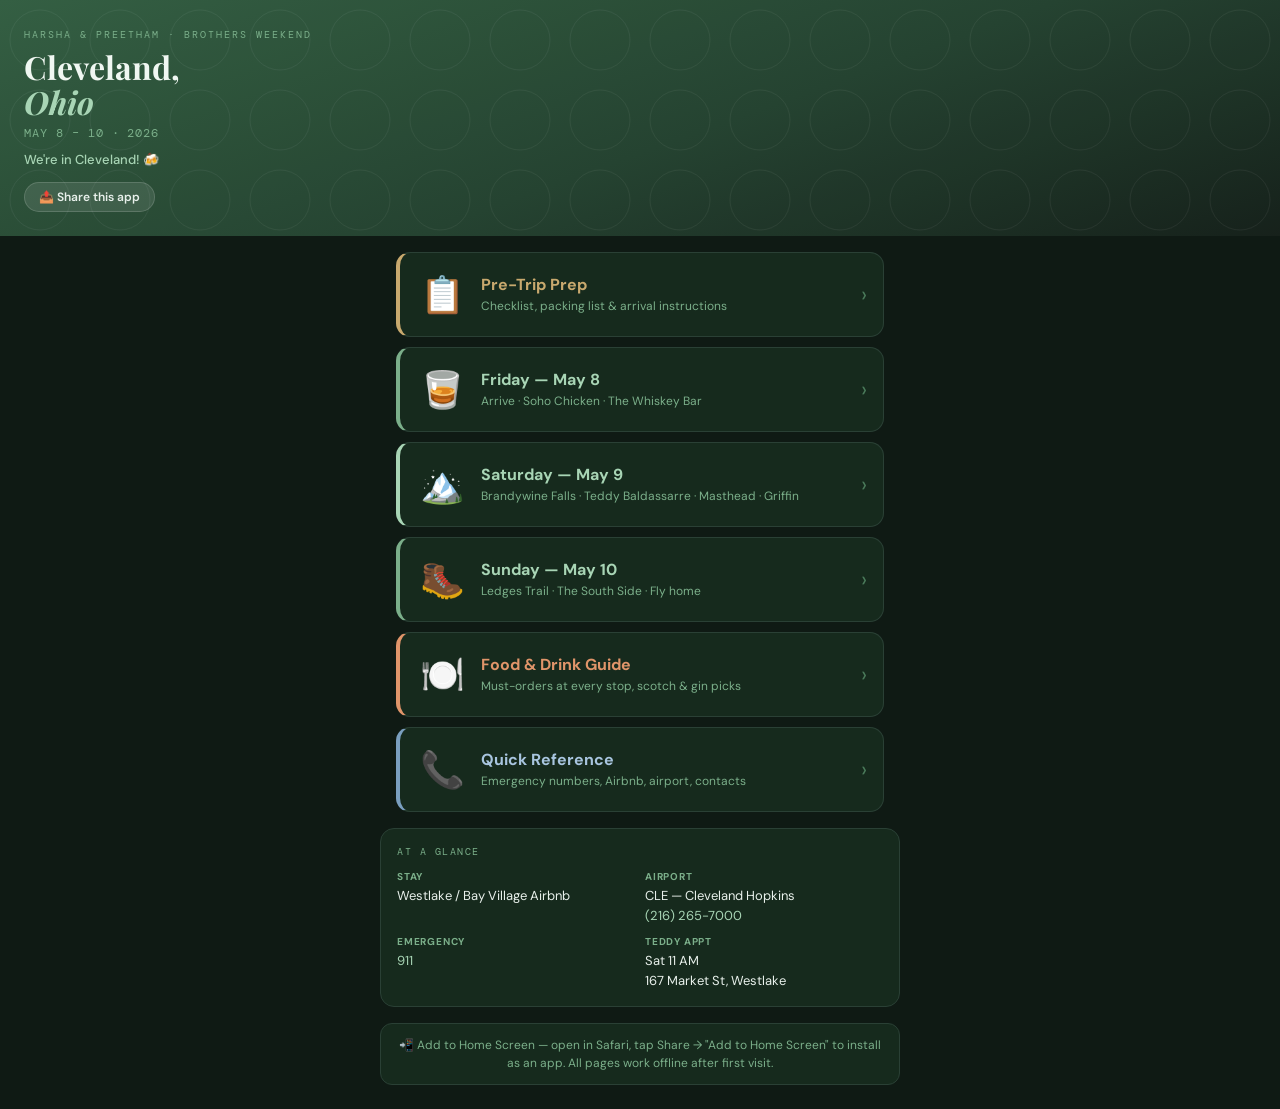
<file: index.html>
<!DOCTYPE html>
<html lang="en">
<head>
<meta charset="UTF-8">
<meta name="viewport" content="width=device-width, initial-scale=1.0, viewport-fit=cover">
<title>CLE Trip 2026</title>
<link rel="manifest" href="manifest.json">
<meta name="theme-color" content="#2D5A3D">
<meta name="apple-mobile-web-app-capable" content="yes">
<meta name="apple-mobile-web-app-status-bar-style" content="black-translucent">
<meta name="apple-mobile-web-app-title" content="CLE Trip">
<link rel="apple-touch-icon" href="icon-192.png">
<link rel="preconnect" href="https://fonts.googleapis.com">
<link rel="preconnect" href="https://fonts.gstatic.com" crossorigin>
<link href="https://fonts.googleapis.com/css2?family=Playfair+Display:ital,wght@0,700;1,400&family=DM+Sans:wght@400;500;600&family=DM+Mono:wght@400;500&display=swap" rel="stylesheet">
<style>
* { box-sizing: border-box; margin: 0; padding: 0; -webkit-tap-highlight-color: transparent; }
body { font-family: 'DM Sans', sans-serif; background: #0F1A14; color: #E8F0EB; min-height: 100vh; display: flex; flex-direction: column; padding-bottom: env(safe-area-inset-bottom, 24px); }

/* HERO */
.hero {
  background: linear-gradient(160deg, #2D5A3D 0%, #1E3D2A 55%, #0F1A14 100%);
  padding: 28px 24px 24px;
  padding-top: max(28px, calc(20px + env(safe-area-inset-top)));
  position: relative; overflow: hidden;
}
.hero::before {
  content: '';
  position: absolute; inset: 0;
  background: url("data:image/svg+xml,%3Csvg width='80' height='80' viewBox='0 0 80 80' xmlns='http://www.w3.org/2000/svg'%3E%3Cg fill='%23ffffff' fill-opacity='0.03'%3E%3Cpath d='M0 0h80v80H0z'/%3E%3Ccircle cx='40' cy='40' r='30' fill='none' stroke='%23ffffff' stroke-opacity='0.05' stroke-width='1'/%3E%3C/g%3E%3C/svg%3E");
}

.hero-label { font-family: 'DM Mono', monospace; font-size: 10px; letter-spacing: 0.2em; text-transform: uppercase; color: #7BAF8A; margin-bottom: 8px; position: relative; }
.hero-title { font-family: 'Playfair Display', serif; font-size: 32px; font-weight: 700; line-height: 1.1; color: #F0F7F2; position: relative; }
.hero-title em { font-style: italic; color: #A8D5B5; }
.hero-dates { font-family: 'DM Mono', monospace; font-size: 12px; color: #7BAF8A; margin-top: 6px; position: relative; letter-spacing: 0.08em; }

/* COUNTDOWN */
.countdown { display: flex; align-items: center; gap: 8px; margin-top: 20px; position: relative; }
.cd-unit { display: flex; flex-direction: column; align-items: center; }
.cd-num {
  font-family: 'Playfair Display', serif; font-size: 32px; font-weight: 700;
  background: rgba(255,255,255,0.08); border: 1px solid rgba(255,255,255,0.1);
  border-radius: 10px; padding: 6px 10px; min-width: 52px; text-align: center;
  color: #F0F7F2; line-height: 1;
}
.cd-label { font-family: 'DM Mono', monospace; font-size: 9px; letter-spacing: 0.15em; text-transform: uppercase; color: #7BAF8A; margin-top: 5px; }
.cd-sep { font-size: 24px; color: rgba(255,255,255,0.2); padding-bottom: 18px; }
.cd-msg { font-size: 13px; color: #A8D5B5; margin-top: 10px; font-weight: 500; position: relative; }

.share-btn {
  display: inline-flex; align-items: center; gap: 5px;
  background: rgba(255,255,255,0.1); border: 1px solid rgba(255,255,255,0.15);
  border-radius: 20px; padding: 6px 14px; color: #E8F0EB; font-size: 12px;
  font-weight: 600; cursor: pointer; font-family: 'DM Sans', sans-serif;
  margin-top: 14px; position: relative;
}

/* CARDS */
.cards { padding: 16px 16px 8px; display: flex; flex-direction: column; gap: 10px; max-width: 520px; margin: 0 auto; width: 100%; }

.card {
  border-radius: 14px; padding: 18px 44px 18px 20px;
  text-decoration: none; display: flex; align-items: center; gap: 16px;
  position: relative; overflow: hidden; transition: transform 0.15s, opacity 0.15s;
  background: #162A1D; border: 1px solid #2A4035;
}
.card:active { transform: scale(0.98); opacity: 0.9; }
.card::after { content: '›'; position: absolute; right: 16px; font-size: 22px; color: #4A7A5A; }
.card-icon { font-size: 36px; flex-shrink: 0; }
.card-title { font-size: 16px; font-weight: 700; color: #F0F7F2; margin-bottom: 3px; }
.card-sub { font-size: 12px; color: #7BAF8A; line-height: 1.4; }

.card-prep  { border-left: 4px solid #C8A96E; }
.card-prep .card-title { color: #C8A96E; }

.card-day1  { border-left: 4px solid #7BAF8A; }
.card-day1 .card-title { color: #A8D5B5; }

.card-day2  { border-left: 4px solid #A8D5B5; }
.card-day2 .card-title { color: #A8D5B5; }

.card-day3  { border-left: 4px solid #7BAF8A; }
.card-day3 .card-title { color: #A8D5B5; }

.card-food  { border-left: 4px solid #E0956A; }
.card-food .card-title { color: #E0956A; }

.card-ref   { border-left: 4px solid #7A9FBF; }
.card-ref .card-title { color: #A8C5DF; }

/* QUICK REF STRIP */
.quick-strip {
  margin: 8px 16px 16px;
  background: #162A1D; border: 1px solid #2A4035; border-radius: 14px;
  padding: 16px;
  max-width: 520px; margin-left: auto; margin-right: auto; width: calc(100% - 32px);
}
.quick-strip-label { font-family: 'DM Mono', monospace; font-size: 10px; letter-spacing: 0.15em; text-transform: uppercase; color: #7BAF8A; margin-bottom: 12px; }
.quick-grid { display: grid; grid-template-columns: 1fr 1fr; gap: 10px; }
.quick-item { }
.quick-item-title { font-size: 10px; font-weight: 700; text-transform: uppercase; letter-spacing: 0.08em; color: #7BAF8A; margin-bottom: 3px; }
.quick-item-val { font-size: 13px; color: #E8F0EB; line-height: 1.5; }
.quick-item-val a { color: #A8D5B5; text-decoration: none; }

.tip { margin: 0 16px 24px; background: #162A1D; border: 1px solid #2A4035; border-radius: 12px; padding: 12px 16px; font-size: 12px; color: #7BAF8A; line-height: 1.5; text-align: center; max-width: 520px; margin-left: auto; margin-right: auto; width: calc(100% - 32px); }

.toast { position: fixed; bottom: max(28px, env(safe-area-inset-bottom, 28px)); left: 50%; transform: translateX(-50%) translateY(20px); background: #F0F7F2; color: #0F1A14; font-size: 13px; font-weight: 600; padding: 10px 20px; border-radius: 20px; opacity: 0; pointer-events: none; transition: opacity 0.2s, transform 0.2s; z-index: 999; white-space: nowrap; }
.toast.show { opacity: 1; transform: translateX(-50%) translateY(0); }
</style>
</head>
<body>

<div class="hero">
  <div class="hero-label">Harsha & Preetham · Brothers Weekend</div>
  <h1 class="hero-title">Cleveland,<br><em>Ohio</em></h1>
  <p class="hero-dates">MAY 8 – 10 · 2026</p>
  <div class="countdown" id="countdown">
    <div class="cd-unit"><div class="cd-num" id="cd-d">--</div><div class="cd-label">Days</div></div>
    <div class="cd-sep">:</div>
    <div class="cd-unit"><div class="cd-num" id="cd-h">--</div><div class="cd-label">Hours</div></div>
    <div class="cd-sep">:</div>
    <div class="cd-unit"><div class="cd-num" id="cd-m">--</div><div class="cd-label">Mins</div></div>
  </div>
  <p class="cd-msg" id="cd-msg">Until the weekend begins ✈️</p>
  <button class="share-btn" onclick="shareLink('https://hrajendra.github.io/cle-trip-2026/','CLE Trip 2026')">📤 Share this app</button>
</div>

<div class="cards">
  <a href="prep.html" class="card card-prep">
    <div class="card-icon">📋</div>
    <div>
      <div class="card-title">Pre-Trip Prep</div>
      <div class="card-sub">Checklist, packing list & arrival instructions</div>
    </div>
  </a>
  <a href="day1.html" class="card card-day1">
    <div class="card-icon">🥃</div>
    <div>
      <div class="card-title">Friday — May 8</div>
      <div class="card-sub">Arrive · Soho Chicken · The Whiskey Bar</div>
    </div>
  </a>
  <a href="day2.html" class="card card-day2">
    <div class="card-icon">🏔️</div>
    <div>
      <div class="card-title">Saturday — May 9</div>
      <div class="card-sub">Brandywine Falls · Teddy Baldassarre · Masthead · Griffin</div>
    </div>
  </a>
  <a href="day3.html" class="card card-day3">
    <div class="card-icon">🥾</div>
    <div>
      <div class="card-title">Sunday — May 10</div>
      <div class="card-sub">Ledges Trail · The South Side · Fly home</div>
    </div>
  </a>
  <a href="food.html" class="card card-food">
    <div class="card-icon">🍽️</div>
    <div>
      <div class="card-title">Food & Drink Guide</div>
      <div class="card-sub">Must-orders at every stop, scotch & gin picks</div>
    </div>
  </a>
  <a href="ref.html" class="card card-ref">
    <div class="card-icon">📞</div>
    <div>
      <div class="card-title">Quick Reference</div>
      <div class="card-sub">Emergency numbers, Airbnb, airport, contacts</div>
    </div>
  </a>
</div>

<div class="quick-strip">
  <div class="quick-strip-label">At a glance</div>
  <div class="quick-grid">
    <div class="quick-item">
      <div class="quick-item-title">Stay</div>
      <div class="quick-item-val">Westlake / Bay Village Airbnb</div>
    </div>
    <div class="quick-item">
      <div class="quick-item-title">Airport</div>
      <div class="quick-item-val">CLE — Cleveland Hopkins<br><a href="tel:+12162657000">(216) 265-7000</a></div>
    </div>
    <div class="quick-item">
      <div class="quick-item-title">Emergency</div>
      <div class="quick-item-val"><a href="tel:911">911</a></div>
    </div>
    <div class="quick-item">
      <div class="quick-item-title">Teddy Appt</div>
      <div class="quick-item-val">Sat 11 AM<br>167 Market St, Westlake</div>
    </div>
  </div>
</div>

<div class="tip">📲 Add to Home Screen — open in Safari, tap Share → "Add to Home Screen" to install as an app. All pages work offline after first visit.</div>

<div class="toast" id="toast"></div>

<script>
function shareLink(url, title) {
  if (navigator.share) {
    navigator.share({ title, url }).catch(() => {});
  } else {
    navigator.clipboard.writeText(url).then(() => showToast('Link copied ✓')).catch(() => showToast('Copy: ' + url));
  }
}
function showToast(msg) {
  const t = document.getElementById('toast');
  t.textContent = msg;
  t.classList.add('show');
  clearTimeout(t._timer);
  t._timer = setTimeout(() => t.classList.remove('show'), 2200);
}

if ('serviceWorker' in navigator) {
  navigator.serviceWorker.register('./sw.js').catch(() => {});
  navigator.serviceWorker.addEventListener('message', e => {
    if (e.data && e.data.type === 'SW_UPDATED') window.location.reload();
  });
}

(function() {
  const TARGET = new Date('2026-05-08T17:00:00-04:00');
  const pad = n => String(n).padStart(2, '0');
  function tick() {
    const diff = TARGET - new Date();
    const cd = document.getElementById('countdown');
    const msg = document.getElementById('cd-msg');
    if (!cd) return;
    if (diff <= 0) {
      cd.style.display = 'none';
      msg.textContent = "We're in Cleveland! 🍻";
      return;
    }
    const days = Math.floor(diff / 86400000);
    const hrs  = Math.floor((diff % 86400000) / 3600000);
    const mins = Math.floor((diff % 3600000) / 60000);
    const secs = Math.floor((diff % 60000) / 1000);
    if (days > 0) {
      document.getElementById('cd-d').textContent = days;
      document.getElementById('cd-h').textContent = pad(hrs);
      document.getElementById('cd-m').textContent = pad(mins);
      msg.textContent = days === 1 ? 'Tomorrow! 🥃' : 'Until the weekend begins ✈️';
    } else {
      document.getElementById('cd-d').textContent = pad(hrs);
      document.getElementById('cd-h').textContent = pad(mins);
      document.getElementById('cd-m').textContent = pad(secs);
      document.querySelectorAll('.cd-label')[0].textContent = 'Hours';
      document.querySelectorAll('.cd-label')[1].textContent = 'Mins';
      document.querySelectorAll('.cd-label')[2].textContent = 'Secs';
      msg.textContent = 'Almost time! 🥃';
    }
  }
  tick();
  setInterval(tick, 1000);
})();
</script>
</body>
</html>
</file>
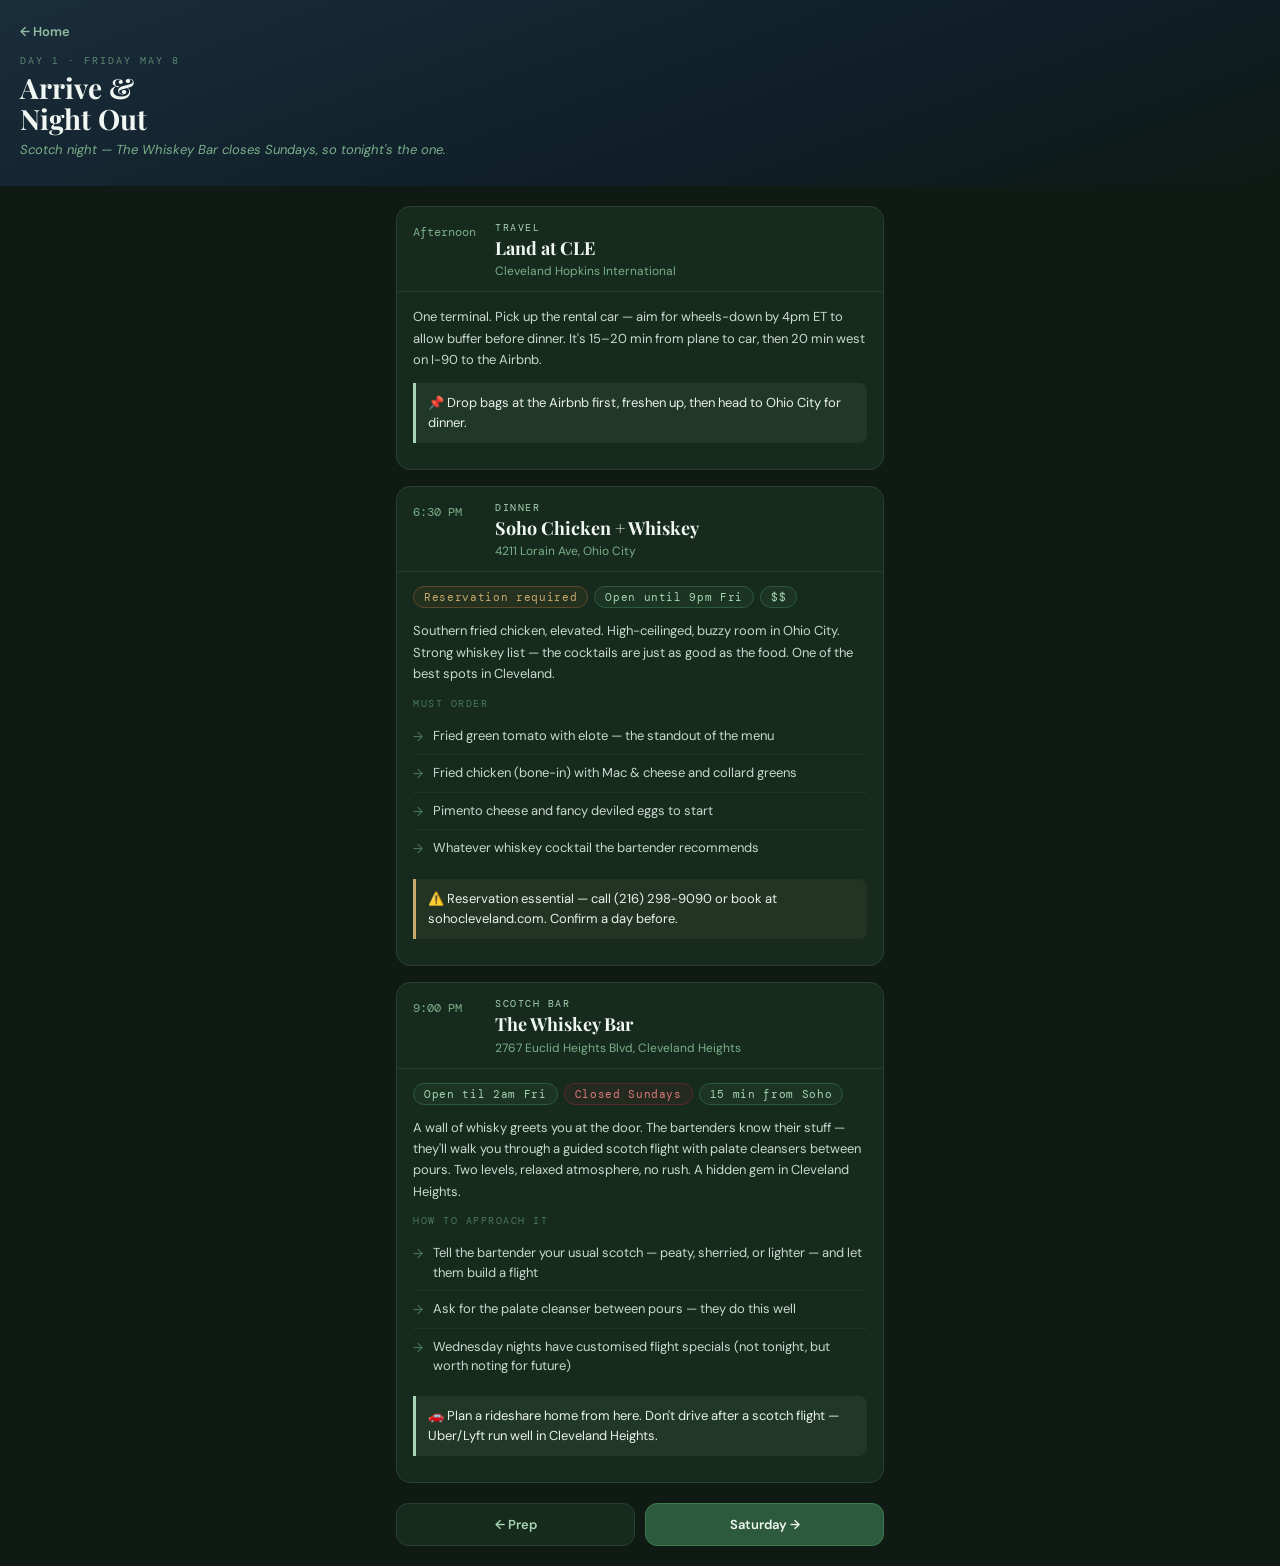
<file: day1.html>
<!DOCTYPE html>
<html lang="en">
<head>
<meta charset="UTF-8">
<meta name="viewport" content="width=device-width, initial-scale=1.0, viewport-fit=cover">
<title>Friday May 8 · CLE 2026</title>
<link rel="manifest" href="manifest.json">
<meta name="theme-color" content="#2D5A3D">
<meta name="apple-mobile-web-app-capable" content="yes">
<meta name="apple-mobile-web-app-status-bar-style" content="black-translucent">
<link rel="preconnect" href="https://fonts.googleapis.com">
<link rel="preconnect" href="https://fonts.gstatic.com" crossorigin>
<link href="https://fonts.googleapis.com/css2?family=Playfair+Display:ital,wght@0,700;1,400&family=DM+Sans:wght@400;500;600&family=DM+Mono:wght@400;500&display=swap" rel="stylesheet">
<style>
* { box-sizing: border-box; margin: 0; padding: 0; -webkit-tap-highlight-color: transparent; }
body { font-family: 'DM Sans', sans-serif; background: #0F1A14; color: #E8F0EB; min-height: 100vh; padding-bottom: env(safe-area-inset-bottom, 32px); }

.header {
  background: linear-gradient(160deg, #1A2D3A 0%, #0F1E28 60%, #0F1A14 100%);
  padding: 20px 20px 28px;
  padding-top: max(20px, calc(16px + env(safe-area-inset-top)));
}
.back { display: inline-flex; align-items: center; gap: 6px; color: #A8D5B5; font-size: 13px; font-weight: 600; text-decoration: none; margin-bottom: 14px; opacity: 0.85; }
.back:active { opacity: 0.6; }
.page-label { font-family: 'DM Mono', monospace; font-size: 10px; letter-spacing: 0.2em; text-transform: uppercase; color: #7BAF8A; opacity: 0.7; margin-bottom: 6px; }
.page-title { font-family: 'Playfair Display', serif; font-size: 28px; font-weight: 700; color: #F0F7F2; line-height: 1.1; }
.page-sub { font-size: 13px; color: #7BAF8A; margin-top: 6px; font-style: italic; }

.content { padding: 20px 16px; max-width: 520px; margin: 0 auto; display: flex; flex-direction: column; gap: 16px; }

/* TIMELINE */
.event-card { background: #162A1D; border: 1px solid #2A4035; border-radius: 14px; overflow: hidden; }
.event-header { padding: 14px 16px 12px; display: grid; grid-template-columns: 70px 1fr; gap: 12px; align-items: start; border-bottom: 1px solid #2A4035; }
.event-time { font-family: 'DM Mono', monospace; font-size: 12px; color: #7BAF8A; padding-top: 3px; }
.event-type-label { font-family: 'DM Mono', monospace; font-size: 10px; letter-spacing: 0.15em; text-transform: uppercase; color: #A8D5B5; margin-bottom: 4px; }
.event-name { font-family: 'Playfair Display', serif; font-size: 18px; font-weight: 700; color: #F0F7F2; line-height: 1.2; }
.event-addr { font-size: 12px; color: #7BAF8A; margin-top: 4px; }
.event-addr a { color: #7BAF8A; text-decoration: none; }

.event-body { padding: 14px 16px; }
.event-desc { font-size: 13px; color: #C8D8CE; line-height: 1.65; margin-bottom: 12px; }

.highlight-box { background: rgba(168,213,181,0.08); border-left: 3px solid #A8D5B5; border-radius: 0 8px 8px 0; padding: 10px 12px; margin-bottom: 12px; }
.highlight-box p { font-size: 13px; color: #E8F0EB; line-height: 1.55; }

.warn-box { background: rgba(200,169,110,0.08); border-left: 3px solid #C8A96E; border-radius: 0 8px 8px 0; padding: 10px 12px; margin-bottom: 12px; }
.warn-box p { font-size: 13px; color: #E8F0EB; line-height: 1.55; }

.tags { display: flex; flex-wrap: wrap; gap: 6px; margin-bottom: 12px; }
.tag { display: inline-block; padding: 3px 10px; border-radius: 20px; font-family: 'DM Mono', monospace; font-size: 11px; letter-spacing: 0.06em; border: 1px solid; }
.tag-green { color: #A8D5B5; border-color: #2D5A3D; background: rgba(45,90,61,0.2); }
.tag-amber { color: #C8A96E; border-color: #5A4A2A; background: rgba(90,74,42,0.2); }
.tag-red { color: #E07A7A; border-color: #5A2A2A; background: rgba(90,42,42,0.2); }

.order-list { margin: 0; padding: 0; list-style: none; }
.order-item { display: flex; align-items: flex-start; gap: 10px; padding: 8px 0; border-bottom: 1px solid rgba(42,64,53,0.5); font-size: 13px; color: #C8D8CE; line-height: 1.5; }
.order-item:last-child { border-bottom: none; }
.order-item::before { content: '→'; color: #4A7A5A; flex-shrink: 0; padding-top: 1px; }

.section-label { font-family: 'DM Mono', monospace; font-size: 10px; letter-spacing: 0.15em; text-transform: uppercase; color: #4A7A5A; margin-bottom: 8px; }

.nav-row { display: grid; grid-template-columns: 1fr 1fr; gap: 10px; margin-top: 4px; }
.nav-btn { display: flex; align-items: center; justify-content: center; gap: 6px; padding: 12px; background: #162A1D; border: 1px solid #2A4035; border-radius: 12px; text-decoration: none; font-size: 13px; font-weight: 600; color: #A8D5B5; transition: background 0.15s; }
.nav-btn:active { background: #1E3A27; }
.nav-btn.next { background: #2D5A3D; border-color: #3A7A4D; color: #F0F7F2; }
</style>
</head>
<body>

<div class="header">
  <a href="index.html" class="back">← Home</a>
  <div class="page-label">Day 1 · Friday May 8</div>
  <h1 class="page-title">Arrive &<br>Night Out</h1>
  <p class="page-sub">Scotch night — The Whiskey Bar closes Sundays, so tonight's the one.</p>
</div>

<div class="content">

  <!-- ARRIVE -->
  <div class="event-card">
    <div class="event-header">
      <div class="event-time">Afternoon</div>
      <div>
        <div class="event-type-label">Travel</div>
        <div class="event-name">Land at CLE</div>
        <div class="event-addr">Cleveland Hopkins International</div>
      </div>
    </div>
    <div class="event-body">
      <div class="event-desc">One terminal. Pick up the rental car — aim for wheels-down by 4pm ET to allow buffer before dinner. It's 15–20 min from plane to car, then 20 min west on I-90 to the Airbnb.</div>
      <div class="highlight-box"><p>📌 Drop bags at the Airbnb first, freshen up, then head to Ohio City for dinner.</p></div>
    </div>
  </div>

  <!-- SOHO -->
  <div class="event-card">
    <div class="event-header">
      <div class="event-time">6:30 PM</div>
      <div>
        <div class="event-type-label">Dinner</div>
        <div class="event-name">Soho Chicken + Whiskey</div>
        <div class="event-addr"><a href="https://maps.google.com/?q=4211+Lorain+Ave+Cleveland+OH" target="_blank">4211 Lorain Ave, Ohio City</a></div>
      </div>
    </div>
    <div class="event-body">
      <div class="tags">
        <span class="tag tag-amber">Reservation required</span>
        <span class="tag tag-green">Open until 9pm Fri</span>
        <span class="tag tag-green">$$</span>
      </div>
      <div class="event-desc">Southern fried chicken, elevated. High-ceilinged, buzzy room in Ohio City. Strong whiskey list — the cocktails are just as good as the food. One of the best spots in Cleveland.</div>
      <div class="section-label">Must Order</div>
      <ul class="order-list">
        <li class="order-item">Fried green tomato with elote — the standout of the menu</li>
        <li class="order-item">Fried chicken (bone-in) with Mac & cheese and collard greens</li>
        <li class="order-item">Pimento cheese and fancy deviled eggs to start</li>
        <li class="order-item">Whatever whiskey cocktail the bartender recommends</li>
      </ul>
      <div class="warn-box" style="margin-top:12px"><p>⚠️ Reservation essential — call (216) 298-9090 or book at sohocleveland.com. Confirm a day before.</p></div>
    </div>
  </div>

  <!-- WHISKEY BAR -->
  <div class="event-card">
    <div class="event-header">
      <div class="event-time">9:00 PM</div>
      <div>
        <div class="event-type-label">Scotch Bar</div>
        <div class="event-name">The Whiskey Bar</div>
        <div class="event-addr"><a href="https://maps.google.com/?q=2767+Euclid+Heights+Blvd+Cleveland+Heights+OH" target="_blank">2767 Euclid Heights Blvd, Cleveland Heights</a></div>
      </div>
    </div>
    <div class="event-body">
      <div class="tags">
        <span class="tag tag-green">Open til 2am Fri</span>
        <span class="tag tag-red">Closed Sundays</span>
        <span class="tag tag-green">15 min from Soho</span>
      </div>
      <div class="event-desc">A wall of whisky greets you at the door. The bartenders know their stuff — they'll walk you through a guided scotch flight with palate cleansers between pours. Two levels, relaxed atmosphere, no rush. A hidden gem in Cleveland Heights.</div>
      <div class="section-label">How to Approach It</div>
      <ul class="order-list">
        <li class="order-item">Tell the bartender your usual scotch — peaty, sherried, or lighter — and let them build a flight</li>
        <li class="order-item">Ask for the palate cleanser between pours — they do this well</li>
        <li class="order-item">Wednesday nights have customised flight specials (not tonight, but worth noting for future)</li>
      </ul>
      <div class="highlight-box" style="margin-top:12px"><p>🚗 Plan a rideshare home from here. Don't drive after a scotch flight — Uber/Lyft run well in Cleveland Heights.</p></div>
    </div>
  </div>

  <div class="nav-row">
    <a href="prep.html" class="nav-btn">← Prep</a>
    <a href="day2.html" class="nav-btn next">Saturday →</a>
  </div>

</div>
</body>
</html>
</file>
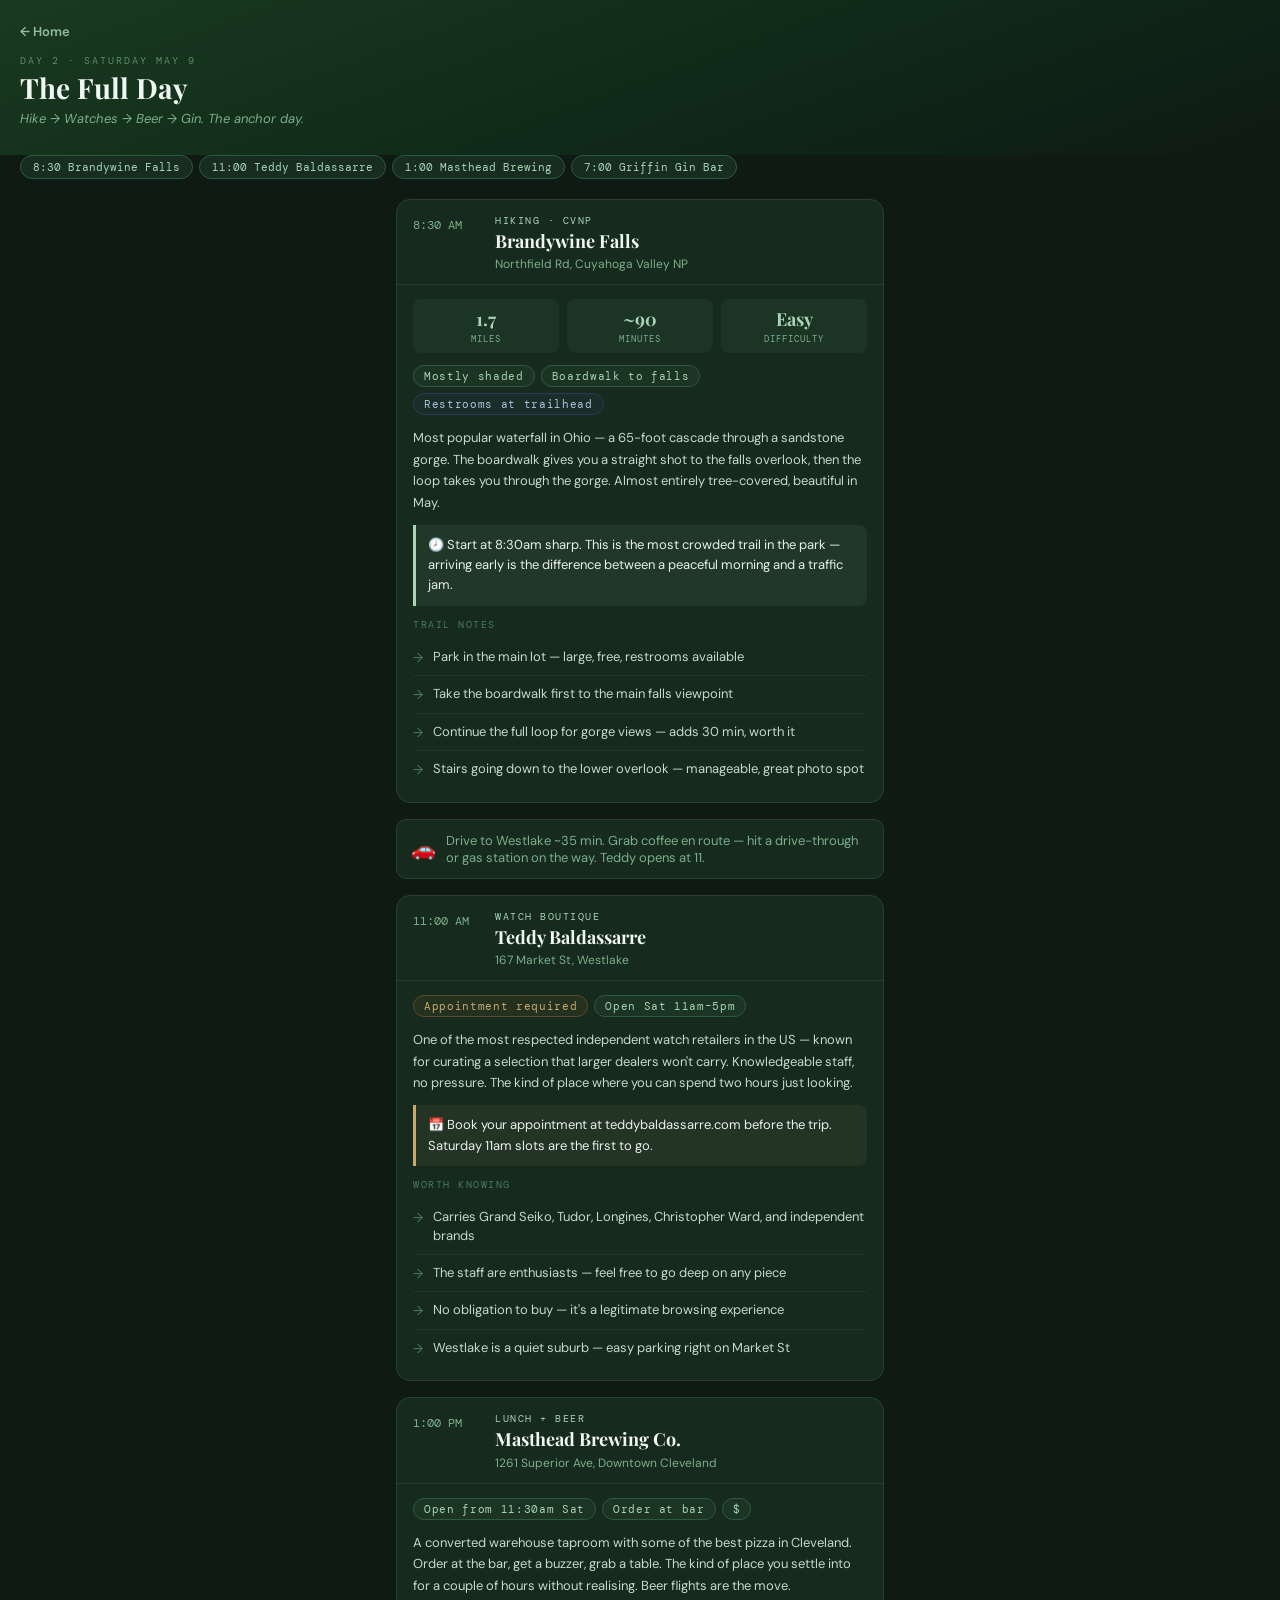
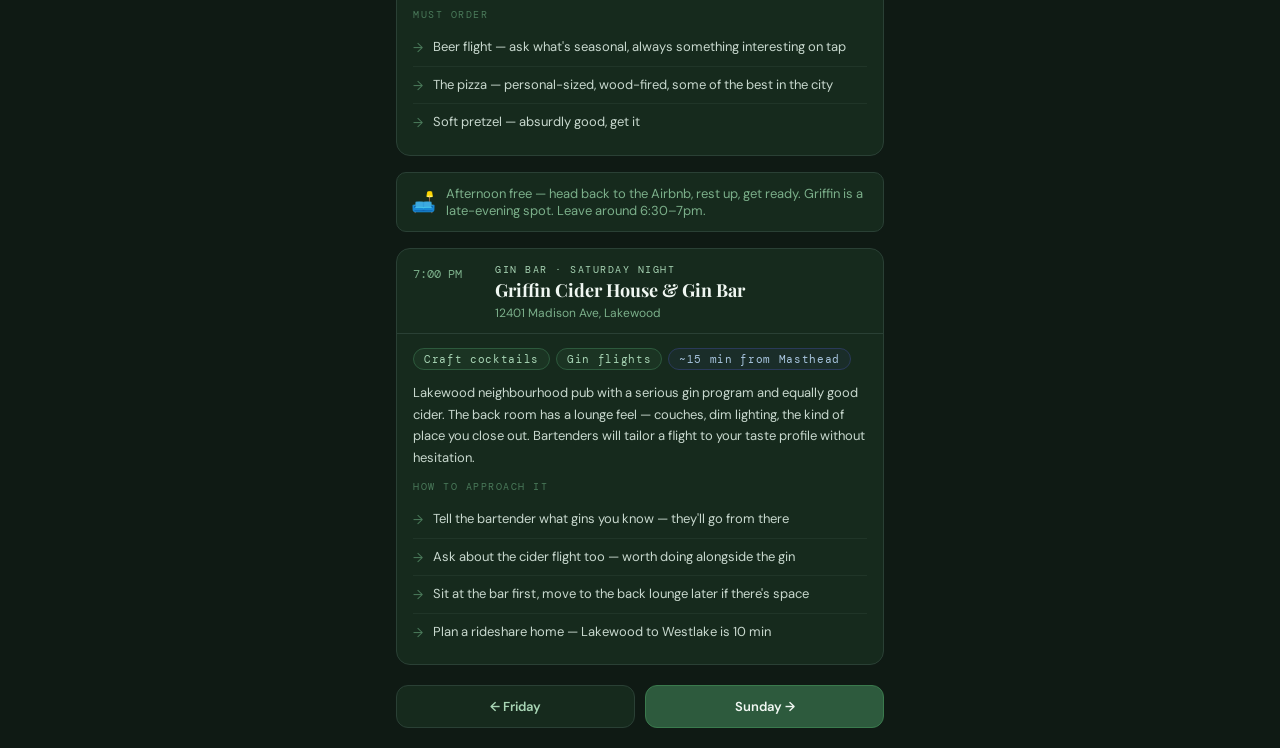
<file: day2.html>
<!DOCTYPE html>
<html lang="en">
<head>
<meta charset="UTF-8">
<meta name="viewport" content="width=device-width, initial-scale=1.0, viewport-fit=cover">
<title>Saturday May 9 · CLE 2026</title>
<link rel="manifest" href="manifest.json">
<meta name="theme-color" content="#2D5A3D">
<meta name="apple-mobile-web-app-capable" content="yes">
<meta name="apple-mobile-web-app-status-bar-style" content="black-translucent">
<link rel="preconnect" href="https://fonts.googleapis.com">
<link rel="preconnect" href="https://fonts.gstatic.com" crossorigin>
<link href="https://fonts.googleapis.com/css2?family=Playfair+Display:ital,wght@0,700;1,400&family=DM+Sans:wght@400;500;600&family=DM+Mono:wght@400;500&display=swap" rel="stylesheet">
<style>
* { box-sizing: border-box; margin: 0; padding: 0; -webkit-tap-highlight-color: transparent; }
body { font-family: 'DM Sans', sans-serif; background: #0F1A14; color: #E8F0EB; min-height: 100vh; padding-bottom: env(safe-area-inset-bottom, 32px); }

.header {
  background: linear-gradient(160deg, #1A3A20 0%, #0F2818 60%, #0F1A14 100%);
  padding: 20px 20px 28px;
  padding-top: max(20px, calc(16px + env(safe-area-inset-top)));
}
.back { display: inline-flex; align-items: center; gap: 6px; color: #A8D5B5; font-size: 13px; font-weight: 600; text-decoration: none; margin-bottom: 14px; opacity: 0.85; }
.back:active { opacity: 0.6; }
.page-label { font-family: 'DM Mono', monospace; font-size: 10px; letter-spacing: 0.2em; text-transform: uppercase; color: #7BAF8A; opacity: 0.7; margin-bottom: 6px; }
.page-title { font-family: 'Playfair Display', serif; font-size: 28px; font-weight: 700; color: #F0F7F2; line-height: 1.1; }
.page-sub { font-size: 13px; color: #7BAF8A; margin-top: 6px; font-style: italic; }

.timeline-strip { display: flex; gap: 6px; padding: 0 20px 20px; overflow-x: auto; scrollbar-width: none; }
.timeline-strip::-webkit-scrollbar { display: none; }
.t-chip { flex-shrink: 0; background: rgba(45,90,61,0.3); border: 1px solid #2D5A3D; border-radius: 20px; padding: 4px 12px; font-family: 'DM Mono', monospace; font-size: 11px; color: #A8D5B5; white-space: nowrap; }

.content { padding: 0 16px 20px; max-width: 520px; margin: 0 auto; display: flex; flex-direction: column; gap: 16px; }

.event-card { background: #162A1D; border: 1px solid #2A4035; border-radius: 14px; overflow: hidden; }
.event-header { padding: 14px 16px 12px; display: grid; grid-template-columns: 70px 1fr; gap: 12px; align-items: start; border-bottom: 1px solid #2A4035; }
.event-time { font-family: 'DM Mono', monospace; font-size: 12px; color: #7BAF8A; padding-top: 3px; line-height: 1.4; }
.event-type-label { font-family: 'DM Mono', monospace; font-size: 10px; letter-spacing: 0.15em; text-transform: uppercase; color: #A8D5B5; margin-bottom: 4px; }
.event-name { font-family: 'Playfair Display', serif; font-size: 18px; font-weight: 700; color: #F0F7F2; line-height: 1.2; }
.event-addr { font-size: 12px; color: #7BAF8A; margin-top: 4px; }
.event-addr a { color: #7BAF8A; text-decoration: none; }

.event-body { padding: 14px 16px; }
.event-desc { font-size: 13px; color: #C8D8CE; line-height: 1.65; margin-bottom: 12px; }

.highlight-box { background: rgba(168,213,181,0.08); border-left: 3px solid #A8D5B5; border-radius: 0 8px 8px 0; padding: 10px 12px; margin-bottom: 12px; }
.highlight-box p { font-size: 13px; color: #E8F0EB; line-height: 1.55; }
.warn-box { background: rgba(200,169,110,0.08); border-left: 3px solid #C8A96E; border-radius: 0 8px 8px 0; padding: 10px 12px; margin-bottom: 12px; }
.warn-box p { font-size: 13px; color: #E8F0EB; line-height: 1.55; }

.tags { display: flex; flex-wrap: wrap; gap: 6px; margin-bottom: 12px; }
.tag { display: inline-block; padding: 3px 10px; border-radius: 20px; font-family: 'DM Mono', monospace; font-size: 11px; letter-spacing: 0.06em; border: 1px solid; }
.tag-green { color: #A8D5B5; border-color: #2D5A3D; background: rgba(45,90,61,0.2); }
.tag-amber { color: #C8A96E; border-color: #5A4A2A; background: rgba(90,74,42,0.2); }
.tag-blue { color: #A8C5DF; border-color: #2A3A5A; background: rgba(42,58,90,0.2); }

.section-label { font-family: 'DM Mono', monospace; font-size: 10px; letter-spacing: 0.15em; text-transform: uppercase; color: #4A7A5A; margin-bottom: 8px; }
.order-list { margin: 0; padding: 0; list-style: none; }
.order-item { display: flex; align-items: flex-start; gap: 10px; padding: 8px 0; border-bottom: 1px solid rgba(42,64,53,0.5); font-size: 13px; color: #C8D8CE; line-height: 1.5; }
.order-item:last-child { border-bottom: none; }
.order-item::before { content: '→'; color: #4A7A5A; flex-shrink: 0; padding-top: 1px; }

.stat-row { display: grid; grid-template-columns: repeat(3, 1fr); gap: 8px; margin-bottom: 12px; }
.stat { background: rgba(45,90,61,0.2); border-radius: 8px; padding: 8px 10px; text-align: center; }
.stat-val { font-family: 'Playfair Display', serif; font-size: 18px; font-weight: 700; color: #A8D5B5; }
.stat-lbl { font-family: 'DM Mono', monospace; font-size: 9px; letter-spacing: 0.12em; text-transform: uppercase; color: #7BAF8A; margin-top: 2px; }

.nav-row { display: grid; grid-template-columns: 1fr 1fr; gap: 10px; margin-top: 4px; }
.nav-btn { display: flex; align-items: center; justify-content: center; gap: 6px; padding: 12px; background: #162A1D; border: 1px solid #2A4035; border-radius: 12px; text-decoration: none; font-size: 13px; font-weight: 600; color: #A8D5B5; }
.nav-btn:active { background: #1E3A27; }
.nav-btn.next { background: #2D5A3D; border-color: #3A7A4D; color: #F0F7F2; }
</style>
</head>
<body>

<div class="header">
  <a href="index.html" class="back">← Home</a>
  <div class="page-label">Day 2 · Saturday May 9</div>
  <h1 class="page-title">The Full Day</h1>
  <p class="page-sub">Hike → Watches → Beer → Gin. The anchor day.</p>
</div>

<div class="timeline-strip">
  <div class="t-chip">8:30 Brandywine Falls</div>
  <div class="t-chip">11:00 Teddy Baldassarre</div>
  <div class="t-chip">1:00 Masthead Brewing</div>
  <div class="t-chip">7:00 Griffin Gin Bar</div>
</div>

<div class="content">

  <!-- BRANDYWINE -->
  <div class="event-card">
    <div class="event-header">
      <div class="event-time">8:30 AM</div>
      <div>
        <div class="event-type-label">Hiking · CVNP</div>
        <div class="event-name">Brandywine Falls</div>
        <div class="event-addr"><a href="https://maps.google.com/?q=Brandywine+Falls+Trailhead+Northfield+OH" target="_blank">Northfield Rd, Cuyahoga Valley NP</a></div>
      </div>
    </div>
    <div class="event-body">
      <div class="stat-row">
        <div class="stat"><div class="stat-val">1.7</div><div class="stat-lbl">Miles</div></div>
        <div class="stat"><div class="stat-val">~90</div><div class="stat-lbl">Minutes</div></div>
        <div class="stat"><div class="stat-val">Easy</div><div class="stat-lbl">Difficulty</div></div>
      </div>
      <div class="tags">
        <span class="tag tag-green">Mostly shaded</span>
        <span class="tag tag-green">Boardwalk to falls</span>
        <span class="tag tag-blue">Restrooms at trailhead</span>
      </div>
      <div class="event-desc">Most popular waterfall in Ohio — a 65-foot cascade through a sandstone gorge. The boardwalk gives you a straight shot to the falls overlook, then the loop takes you through the gorge. Almost entirely tree-covered, beautiful in May.</div>
      <div class="highlight-box"><p>🕗 Start at 8:30am sharp. This is the most crowded trail in the park — arriving early is the difference between a peaceful morning and a traffic jam.</p></div>
      <div class="section-label">Trail Notes</div>
      <ul class="order-list">
        <li class="order-item">Park in the main lot — large, free, restrooms available</li>
        <li class="order-item">Take the boardwalk first to the main falls viewpoint</li>
        <li class="order-item">Continue the full loop for gorge views — adds 30 min, worth it</li>
        <li class="order-item">Stairs going down to the lower overlook — manageable, great photo spot</li>
      </ul>
    </div>
  </div>

  <!-- DRIVE NOTE -->
  <div style="background:#162A1D; border:1px solid #2A4035; border-radius:10px; padding:12px 14px; display:flex; align-items:center; gap:10px;">
    <span style="font-size:20px;">🚗</span>
    <span style="font-size:13px; color:#7BAF8A;">Drive to Westlake ~35 min. Grab coffee en route — hit a drive-through or gas station on the way. Teddy opens at 11.</span>
  </div>

  <!-- TEDDY BALDASSARRE -->
  <div class="event-card">
    <div class="event-header">
      <div class="event-time">11:00 AM</div>
      <div>
        <div class="event-type-label">Watch Boutique</div>
        <div class="event-name">Teddy Baldassarre</div>
        <div class="event-addr"><a href="https://maps.google.com/?q=167+Market+St+Westlake+OH" target="_blank">167 Market St, Westlake</a></div>
      </div>
    </div>
    <div class="event-body">
      <div class="tags">
        <span class="tag tag-amber">Appointment required</span>
        <span class="tag tag-green">Open Sat 11am–5pm</span>
      </div>
      <div class="event-desc">One of the most respected independent watch retailers in the US — known for curating a selection that larger dealers won't carry. Knowledgeable staff, no pressure. The kind of place where you can spend two hours just looking.</div>
      <div class="warn-box"><p>📅 Book your appointment at teddybaldassarre.com before the trip. Saturday 11am slots are the first to go.</p></div>
      <div class="section-label">Worth Knowing</div>
      <ul class="order-list">
        <li class="order-item">Carries Grand Seiko, Tudor, Longines, Christopher Ward, and independent brands</li>
        <li class="order-item">The staff are enthusiasts — feel free to go deep on any piece</li>
        <li class="order-item">No obligation to buy — it's a legitimate browsing experience</li>
        <li class="order-item">Westlake is a quiet suburb — easy parking right on Market St</li>
      </ul>
    </div>
  </div>

  <!-- MASTHEAD -->
  <div class="event-card">
    <div class="event-header">
      <div class="event-time">1:00 PM</div>
      <div>
        <div class="event-type-label">Lunch + Beer</div>
        <div class="event-name">Masthead Brewing Co.</div>
        <div class="event-addr"><a href="https://maps.google.com/?q=1261+Superior+Ave+Cleveland+OH" target="_blank">1261 Superior Ave, Downtown Cleveland</a></div>
      </div>
    </div>
    <div class="event-body">
      <div class="tags">
        <span class="tag tag-green">Open from 11:30am Sat</span>
        <span class="tag tag-green">Order at bar</span>
        <span class="tag tag-green">$</span>
      </div>
      <div class="event-desc">A converted warehouse taproom with some of the best pizza in Cleveland. Order at the bar, get a buzzer, grab a table. The kind of place you settle into for a couple of hours without realising. Beer flights are the move.</div>
      <div class="section-label">Must Order</div>
      <ul class="order-list">
        <li class="order-item">Beer flight — ask what's seasonal, always something interesting on tap</li>
        <li class="order-item">The pizza — personal-sized, wood-fired, some of the best in the city</li>
        <li class="order-item">Soft pretzel — absurdly good, get it</li>
      </ul>
    </div>
  </div>

  <!-- DOWNTIME NOTE -->
  <div style="background:#162A1D; border:1px solid #2A4035; border-radius:10px; padding:12px 14px; display:flex; align-items:center; gap:10px;">
    <span style="font-size:20px;">🛋️</span>
    <span style="font-size:13px; color:#7BAF8A;">Afternoon free — head back to the Airbnb, rest up, get ready. Griffin is a late-evening spot. Leave around 6:30–7pm.</span>
  </div>

  <!-- GRIFFIN -->
  <div class="event-card">
    <div class="event-header">
      <div class="event-time">7:00 PM</div>
      <div>
        <div class="event-type-label">Gin Bar · Saturday Night</div>
        <div class="event-name">Griffin Cider House & Gin Bar</div>
        <div class="event-addr"><a href="https://maps.google.com/?q=12401+Madison+Ave+Cleveland+OH" target="_blank">12401 Madison Ave, Lakewood</a></div>
      </div>
    </div>
    <div class="event-body">
      <div class="tags">
        <span class="tag tag-green">Craft cocktails</span>
        <span class="tag tag-green">Gin flights</span>
        <span class="tag tag-blue">~15 min from Masthead</span>
      </div>
      <div class="event-desc">Lakewood neighbourhood pub with a serious gin program and equally good cider. The back room has a lounge feel — couches, dim lighting, the kind of place you close out. Bartenders will tailor a flight to your taste profile without hesitation.</div>
      <div class="section-label">How to Approach It</div>
      <ul class="order-list">
        <li class="order-item">Tell the bartender what gins you know — they'll go from there</li>
        <li class="order-item">Ask about the cider flight too — worth doing alongside the gin</li>
        <li class="order-item">Sit at the bar first, move to the back lounge later if there's space</li>
        <li class="order-item">Plan a rideshare home — Lakewood to Westlake is 10 min</li>
      </ul>
    </div>
  </div>

  <div class="nav-row">
    <a href="day1.html" class="nav-btn">← Friday</a>
    <a href="day3.html" class="nav-btn next">Sunday →</a>
  </div>

</div>
</body>
</html>
</file>
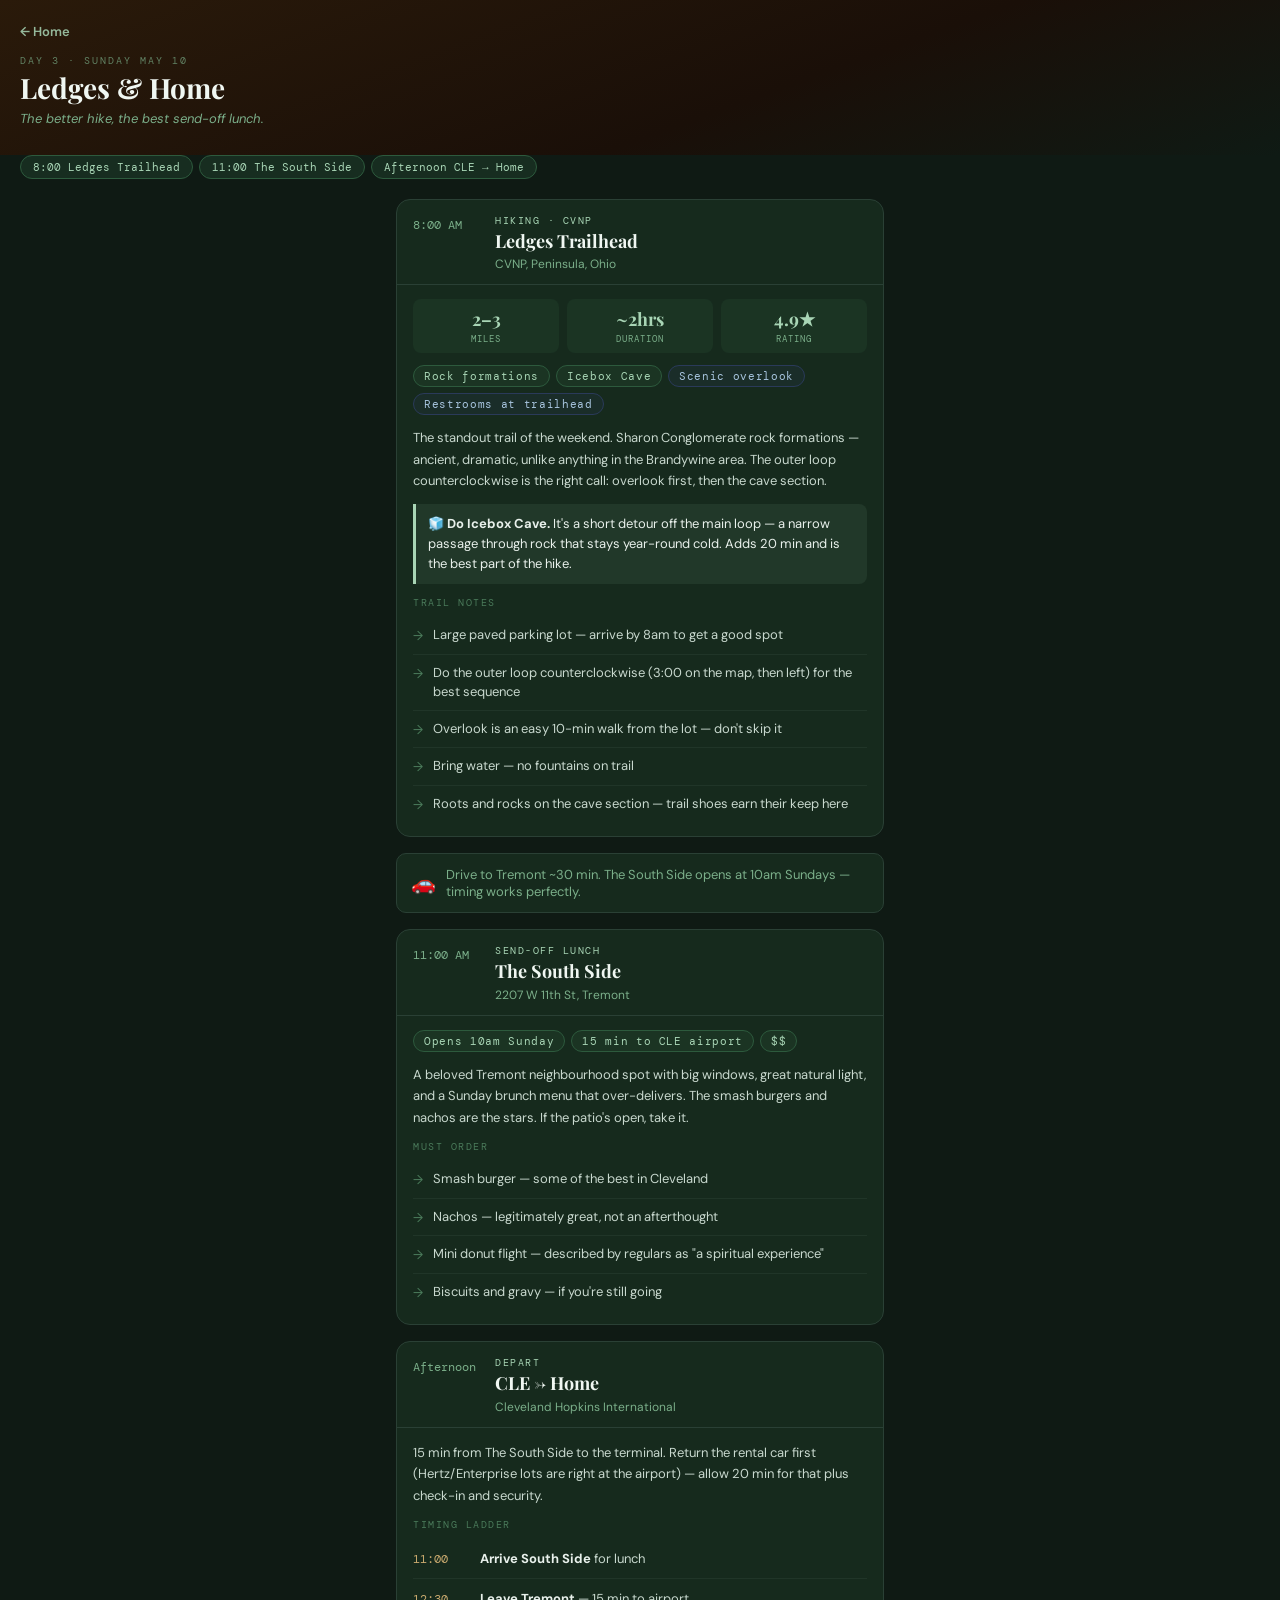
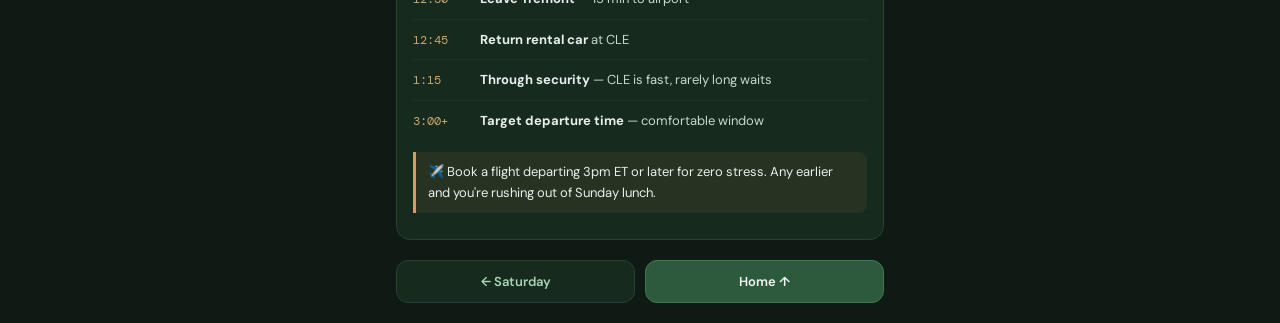
<file: day3.html>
<!DOCTYPE html>
<html lang="en">
<head>
<meta charset="UTF-8">
<meta name="viewport" content="width=device-width, initial-scale=1.0, viewport-fit=cover">
<title>Sunday May 10 · CLE 2026</title>
<link rel="manifest" href="manifest.json">
<meta name="theme-color" content="#2D5A3D">
<meta name="apple-mobile-web-app-capable" content="yes">
<meta name="apple-mobile-web-app-status-bar-style" content="black-translucent">
<link rel="preconnect" href="https://fonts.googleapis.com">
<link rel="preconnect" href="https://fonts.gstatic.com" crossorigin>
<link href="https://fonts.googleapis.com/css2?family=Playfair+Display:ital,wght@0,700;1,400&family=DM+Sans:wght@400;500;600&family=DM+Mono:wght@400;500&display=swap" rel="stylesheet">
<style>
* { box-sizing: border-box; margin: 0; padding: 0; -webkit-tap-highlight-color: transparent; }
body { font-family: 'DM Sans', sans-serif; background: #0F1A14; color: #E8F0EB; min-height: 100vh; padding-bottom: env(safe-area-inset-bottom, 32px); }

.header {
  background: linear-gradient(160deg, #2A1A0A 0%, #1A0F08 60%, #0F1A14 100%);
  padding: 20px 20px 28px;
  padding-top: max(20px, calc(16px + env(safe-area-inset-top)));
}
.back { display: inline-flex; align-items: center; gap: 6px; color: #A8D5B5; font-size: 13px; font-weight: 600; text-decoration: none; margin-bottom: 14px; opacity: 0.85; }
.back:active { opacity: 0.6; }
.page-label { font-family: 'DM Mono', monospace; font-size: 10px; letter-spacing: 0.2em; text-transform: uppercase; color: #7BAF8A; opacity: 0.7; margin-bottom: 6px; }
.page-title { font-family: 'Playfair Display', serif; font-size: 28px; font-weight: 700; color: #F0F7F2; line-height: 1.1; }
.page-sub { font-size: 13px; color: #7BAF8A; margin-top: 6px; font-style: italic; }

.timeline-strip { display: flex; gap: 6px; padding: 0 20px 20px; overflow-x: auto; scrollbar-width: none; }
.timeline-strip::-webkit-scrollbar { display: none; }
.t-chip { flex-shrink: 0; background: rgba(45,90,61,0.3); border: 1px solid #2D5A3D; border-radius: 20px; padding: 4px 12px; font-family: 'DM Mono', monospace; font-size: 11px; color: #A8D5B5; white-space: nowrap; }

.content { padding: 0 16px 20px; max-width: 520px; margin: 0 auto; display: flex; flex-direction: column; gap: 16px; }

.event-card { background: #162A1D; border: 1px solid #2A4035; border-radius: 14px; overflow: hidden; }
.event-header { padding: 14px 16px 12px; display: grid; grid-template-columns: 70px 1fr; gap: 12px; align-items: start; border-bottom: 1px solid #2A4035; }
.event-time { font-family: 'DM Mono', monospace; font-size: 12px; color: #7BAF8A; padding-top: 3px; line-height: 1.4; }
.event-type-label { font-family: 'DM Mono', monospace; font-size: 10px; letter-spacing: 0.15em; text-transform: uppercase; color: #A8D5B5; margin-bottom: 4px; }
.event-name { font-family: 'Playfair Display', serif; font-size: 18px; font-weight: 700; color: #F0F7F2; line-height: 1.2; }
.event-addr { font-size: 12px; color: #7BAF8A; margin-top: 4px; }
.event-addr a { color: #7BAF8A; text-decoration: none; }

.event-body { padding: 14px 16px; }
.event-desc { font-size: 13px; color: #C8D8CE; line-height: 1.65; margin-bottom: 12px; }

.highlight-box { background: rgba(168,213,181,0.08); border-left: 3px solid #A8D5B5; border-radius: 0 8px 8px 0; padding: 10px 12px; margin-bottom: 12px; }
.highlight-box p { font-size: 13px; color: #E8F0EB; line-height: 1.55; }
.warn-box { background: rgba(224,149,106,0.08); border-left: 3px solid #E0956A; border-radius: 0 8px 8px 0; padding: 10px 12px; margin-bottom: 12px; }
.warn-box p { font-size: 13px; color: #E8F0EB; line-height: 1.55; }

.tags { display: flex; flex-wrap: wrap; gap: 6px; margin-bottom: 12px; }
.tag { display: inline-block; padding: 3px 10px; border-radius: 20px; font-family: 'DM Mono', monospace; font-size: 11px; letter-spacing: 0.06em; border: 1px solid; }
.tag-green { color: #A8D5B5; border-color: #2D5A3D; background: rgba(45,90,61,0.2); }
.tag-amber { color: #C8A96E; border-color: #5A4A2A; background: rgba(90,74,42,0.2); }
.tag-blue { color: #A8C5DF; border-color: #2A3A5A; background: rgba(42,58,90,0.2); }

.section-label { font-family: 'DM Mono', monospace; font-size: 10px; letter-spacing: 0.15em; text-transform: uppercase; color: #4A7A5A; margin-bottom: 8px; }
.order-list { margin: 0; padding: 0; list-style: none; }
.order-item { display: flex; align-items: flex-start; gap: 10px; padding: 8px 0; border-bottom: 1px solid rgba(42,64,53,0.5); font-size: 13px; color: #C8D8CE; line-height: 1.5; }
.order-item:last-child { border-bottom: none; }
.order-item::before { content: '→'; color: #4A7A5A; flex-shrink: 0; padding-top: 1px; }

.stat-row { display: grid; grid-template-columns: repeat(3, 1fr); gap: 8px; margin-bottom: 12px; }
.stat { background: rgba(45,90,61,0.2); border-radius: 8px; padding: 8px 10px; text-align: center; }
.stat-val { font-family: 'Playfair Display', serif; font-size: 18px; font-weight: 700; color: #A8D5B5; }
.stat-lbl { font-family: 'DM Mono', monospace; font-size: 9px; letter-spacing: 0.12em; text-transform: uppercase; color: #7BAF8A; margin-top: 2px; }

/* TIMING LADDER */
.timing-ladder { display: flex; flex-direction: column; gap: 0; }
.timing-row { display: flex; gap: 12px; align-items: flex-start; padding: 10px 0; border-bottom: 1px solid rgba(42,64,53,0.5); }
.timing-row:last-child { border-bottom: none; }
.timing-time { font-family: 'DM Mono', monospace; font-size: 12px; color: #C8A96E; min-width: 55px; padding-top: 2px; }
.timing-text { font-size: 13px; color: #C8D8CE; line-height: 1.5; }
.timing-text strong { color: #E8F0EB; }

.nav-row { display: grid; grid-template-columns: 1fr 1fr; gap: 10px; margin-top: 4px; }
.nav-btn { display: flex; align-items: center; justify-content: center; gap: 6px; padding: 12px; background: #162A1D; border: 1px solid #2A4035; border-radius: 12px; text-decoration: none; font-size: 13px; font-weight: 600; color: #A8D5B5; }
.nav-btn:active { background: #1E3A27; }
.nav-btn.next { background: #2D5A3D; border-color: #3A7A4D; color: #F0F7F2; }
</style>
</head>
<body>

<div class="header">
  <a href="index.html" class="back">← Home</a>
  <div class="page-label">Day 3 · Sunday May 10</div>
  <h1 class="page-title">Ledges & Home</h1>
  <p class="page-sub">The better hike, the best send-off lunch.</p>
</div>

<div class="timeline-strip">
  <div class="t-chip">8:00 Ledges Trailhead</div>
  <div class="t-chip">11:00 The South Side</div>
  <div class="t-chip">Afternoon CLE → Home</div>
</div>

<div class="content">

  <!-- LEDGES -->
  <div class="event-card">
    <div class="event-header">
      <div class="event-time">8:00 AM</div>
      <div>
        <div class="event-type-label">Hiking · CVNP</div>
        <div class="event-name">Ledges Trailhead</div>
        <div class="event-addr"><a href="https://maps.google.com/?q=Ledges+Trailhead+Cuyahoga+Valley+National+Park+Peninsula+OH" target="_blank">CVNP, Peninsula, Ohio</a></div>
      </div>
    </div>
    <div class="event-body">
      <div class="stat-row">
        <div class="stat"><div class="stat-val">2–3</div><div class="stat-lbl">Miles</div></div>
        <div class="stat"><div class="stat-val">~2hrs</div><div class="stat-lbl">Duration</div></div>
        <div class="stat"><div class="stat-val">4.9★</div><div class="stat-lbl">Rating</div></div>
      </div>
      <div class="tags">
        <span class="tag tag-green">Rock formations</span>
        <span class="tag tag-green">Icebox Cave</span>
        <span class="tag tag-blue">Scenic overlook</span>
        <span class="tag tag-blue">Restrooms at trailhead</span>
      </div>
      <div class="event-desc">The standout trail of the weekend. Sharon Conglomerate rock formations — ancient, dramatic, unlike anything in the Brandywine area. The outer loop counterclockwise is the right call: overlook first, then the cave section.</div>
      <div class="highlight-box"><p>🧊 <strong>Do Icebox Cave.</strong> It's a short detour off the main loop — a narrow passage through rock that stays year-round cold. Adds 20 min and is the best part of the hike.</p></div>
      <div class="section-label">Trail Notes</div>
      <ul class="order-list">
        <li class="order-item">Large paved parking lot — arrive by 8am to get a good spot</li>
        <li class="order-item">Do the outer loop counterclockwise (3:00 on the map, then left) for the best sequence</li>
        <li class="order-item">Overlook is an easy 10-min walk from the lot — don't skip it</li>
        <li class="order-item">Bring water — no fountains on trail</li>
        <li class="order-item">Roots and rocks on the cave section — trail shoes earn their keep here</li>
      </ul>
    </div>
  </div>

  <!-- DRIVE NOTE -->
  <div style="background:#162A1D; border:1px solid #2A4035; border-radius:10px; padding:12px 14px; display:flex; align-items:center; gap:10px;">
    <span style="font-size:20px;">🚗</span>
    <span style="font-size:13px; color:#7BAF8A;">Drive to Tremont ~30 min. The South Side opens at 10am Sundays — timing works perfectly.</span>
  </div>

  <!-- SOUTH SIDE -->
  <div class="event-card">
    <div class="event-header">
      <div class="event-time">11:00 AM</div>
      <div>
        <div class="event-type-label">Send-Off Lunch</div>
        <div class="event-name">The South Side</div>
        <div class="event-addr"><a href="https://maps.google.com/?q=2207+W+11th+St+Cleveland+OH" target="_blank">2207 W 11th St, Tremont</a></div>
      </div>
    </div>
    <div class="event-body">
      <div class="tags">
        <span class="tag tag-green">Opens 10am Sunday</span>
        <span class="tag tag-green">15 min to CLE airport</span>
        <span class="tag tag-green">$$</span>
      </div>
      <div class="event-desc">A beloved Tremont neighbourhood spot with big windows, great natural light, and a Sunday brunch menu that over-delivers. The smash burgers and nachos are the stars. If the patio's open, take it.</div>
      <div class="section-label">Must Order</div>
      <ul class="order-list">
        <li class="order-item">Smash burger — some of the best in Cleveland</li>
        <li class="order-item">Nachos — legitimately great, not an afterthought</li>
        <li class="order-item">Mini donut flight — described by regulars as "a spiritual experience"</li>
        <li class="order-item">Biscuits and gravy — if you're still going</li>
      </ul>
    </div>
  </div>

  <!-- AIRPORT TIMING -->
  <div class="event-card">
    <div class="event-header">
      <div class="event-time">Afternoon</div>
      <div>
        <div class="event-type-label">Depart</div>
        <div class="event-name">CLE → Home</div>
        <div class="event-addr">Cleveland Hopkins International</div>
      </div>
    </div>
    <div class="event-body">
      <div class="event-desc">15 min from The South Side to the terminal. Return the rental car first (Hertz/Enterprise lots are right at the airport) — allow 20 min for that plus check-in and security.</div>
      <div class="section-label">Timing Ladder</div>
      <div class="timing-ladder">
        <div class="timing-row"><div class="timing-time">11:00</div><div class="timing-text"><strong>Arrive South Side</strong> for lunch</div></div>
        <div class="timing-row"><div class="timing-time">12:30</div><div class="timing-text"><strong>Leave Tremont</strong> — 15 min to airport</div></div>
        <div class="timing-row"><div class="timing-time">12:45</div><div class="timing-text"><strong>Return rental car</strong> at CLE</div></div>
        <div class="timing-row"><div class="timing-time">1:15</div><div class="timing-text"><strong>Through security</strong> — CLE is fast, rarely long waits</div></div>
        <div class="timing-row"><div class="timing-time">3:00+</div><div class="timing-text"><strong>Target departure time</strong> — comfortable window</div></div>
      </div>
      <div class="warn-box" style="margin-top:12px"><p>✈️ Book a flight departing 3pm ET or later for zero stress. Any earlier and you're rushing out of Sunday lunch.</p></div>
    </div>
  </div>

  <div class="nav-row">
    <a href="day2.html" class="nav-btn">← Saturday</a>
    <a href="index.html" class="nav-btn next">Home ↑</a>
  </div>

</div>
</body>
</html>
</file>
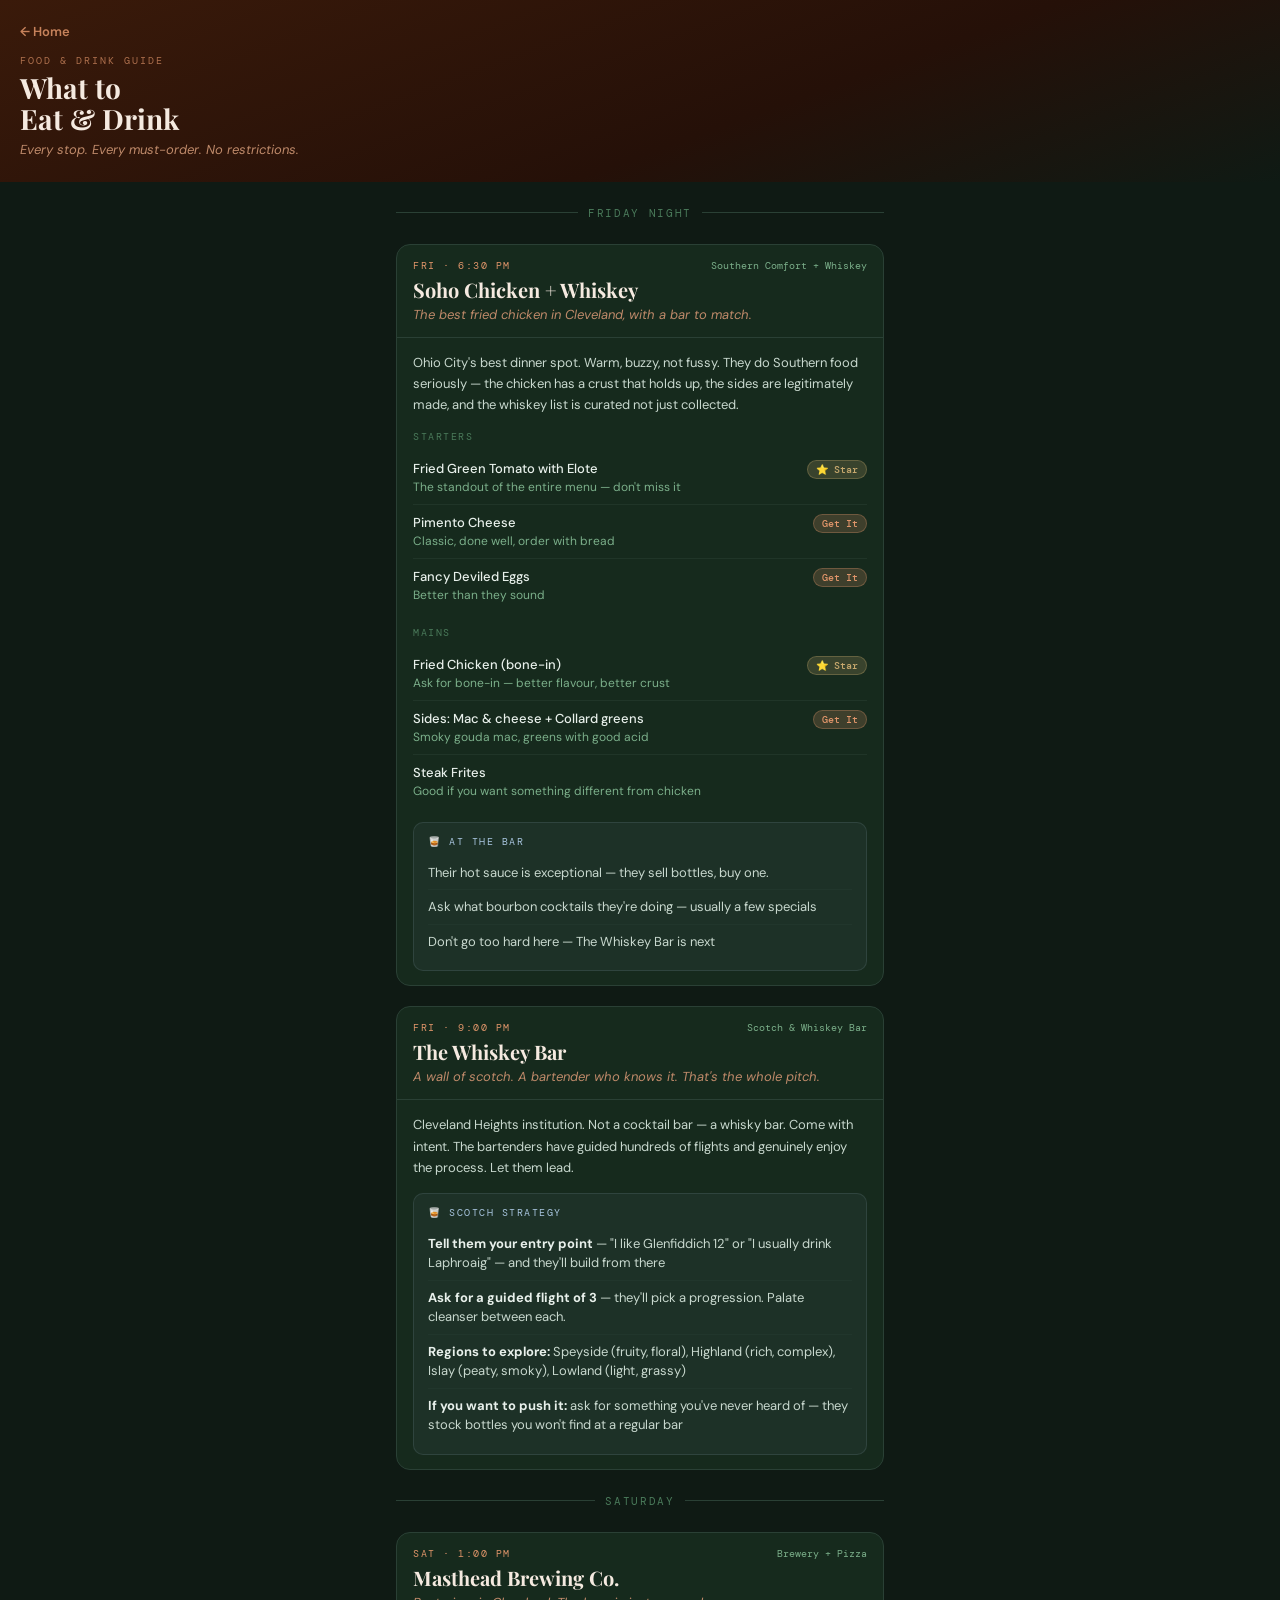
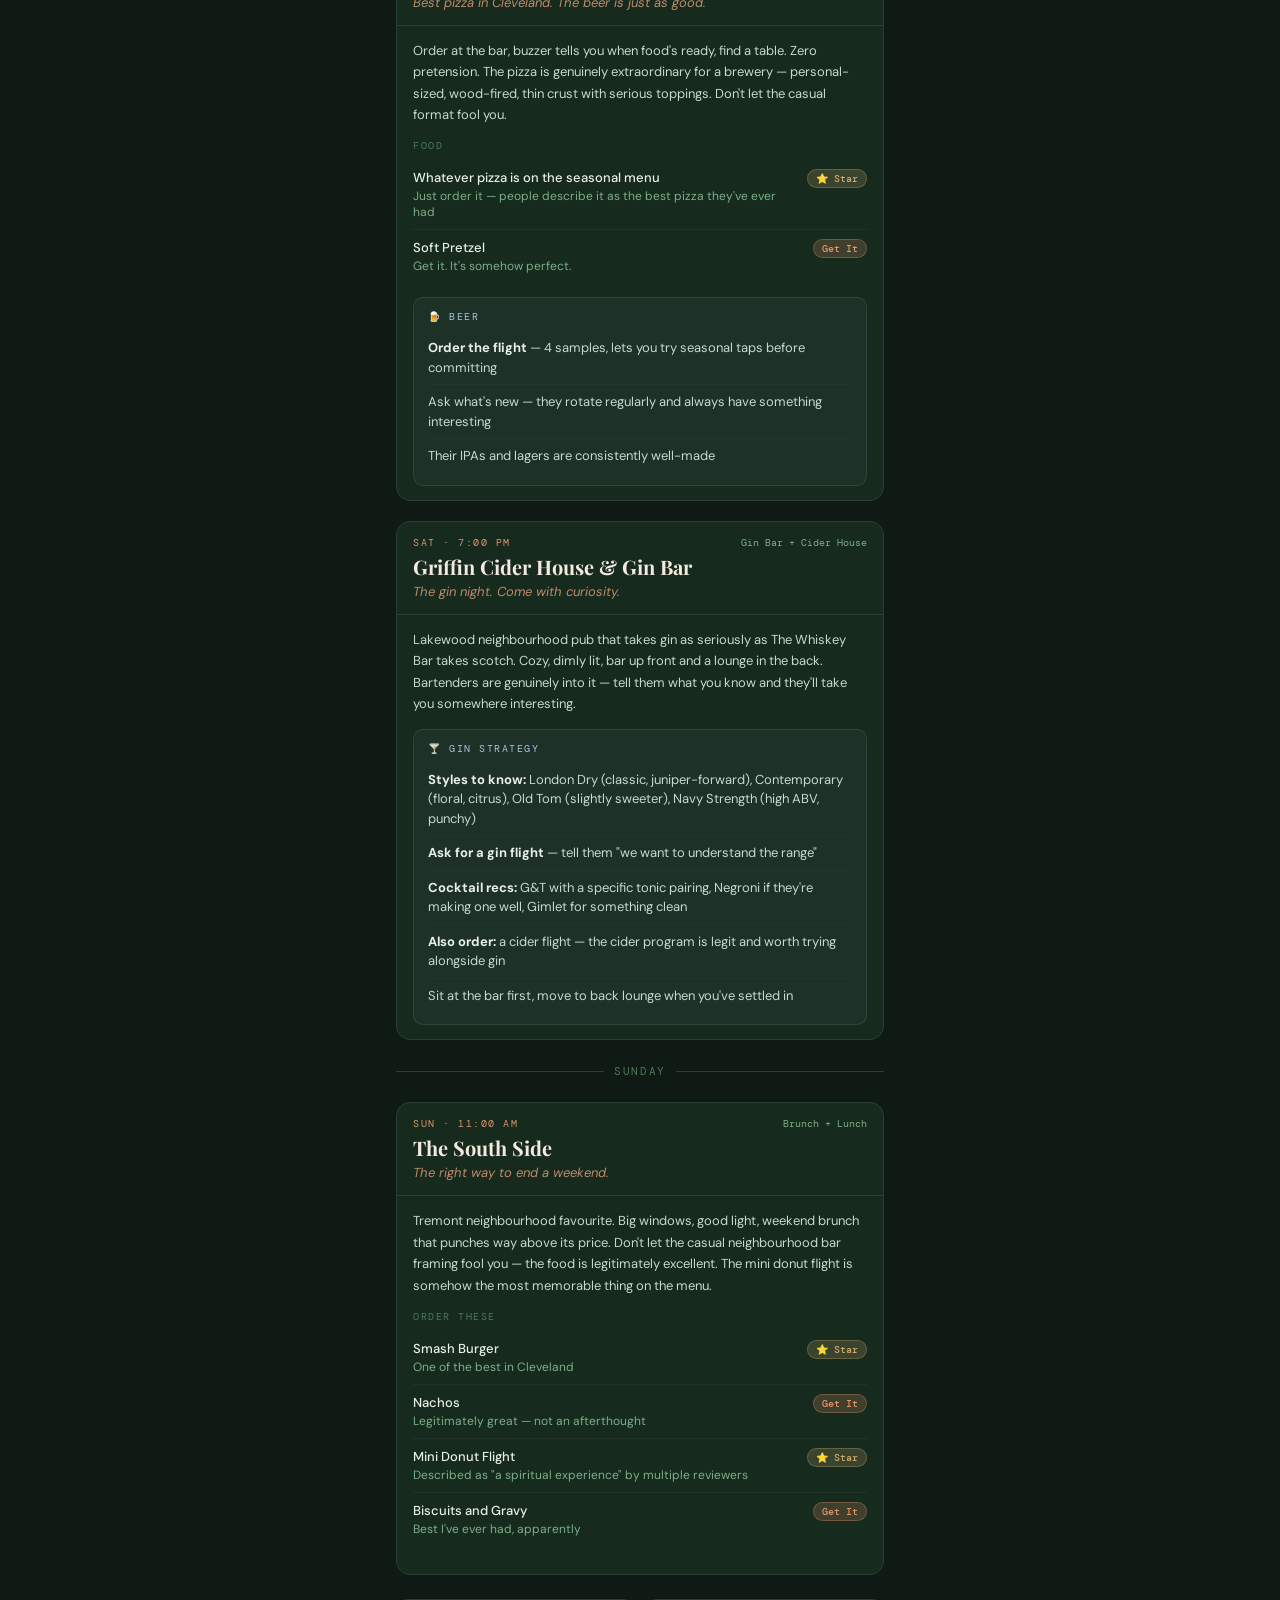
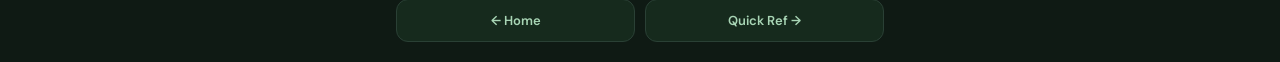
<file: food.html>
<!DOCTYPE html>
<html lang="en">
<head>
<meta charset="UTF-8">
<meta name="viewport" content="width=device-width, initial-scale=1.0, viewport-fit=cover">
<title>Food & Drink · CLE 2026</title>
<link rel="manifest" href="manifest.json">
<meta name="theme-color" content="#2D5A3D">
<meta name="apple-mobile-web-app-capable" content="yes">
<meta name="apple-mobile-web-app-status-bar-style" content="black-translucent">
<link rel="preconnect" href="https://fonts.googleapis.com">
<link rel="preconnect" href="https://fonts.gstatic.com" crossorigin>
<link href="https://fonts.googleapis.com/css2?family=Playfair+Display:ital,wght@0,700;1,400&family=DM+Sans:wght@400;500;600&family=DM+Mono:wght@400;500&display=swap" rel="stylesheet">
<style>
* { box-sizing: border-box; margin: 0; padding: 0; -webkit-tap-highlight-color: transparent; }
body { font-family: 'DM Sans', sans-serif; background: #0F1A14; color: #E8F0EB; min-height: 100vh; padding-bottom: env(safe-area-inset-bottom, 32px); }

.header {
  background: linear-gradient(160deg, #3A1A0A 0%, #251008 60%, #0F1A14 100%);
  padding: 20px 20px 24px;
  padding-top: max(20px, calc(16px + env(safe-area-inset-top)));
}
.back { display: inline-flex; align-items: center; gap: 6px; color: #E0956A; font-size: 13px; font-weight: 600; text-decoration: none; margin-bottom: 14px; opacity: 0.85; }
.page-label { font-family: 'DM Mono', monospace; font-size: 10px; letter-spacing: 0.2em; text-transform: uppercase; color: #E0956A; opacity: 0.7; margin-bottom: 6px; }
.page-title { font-family: 'Playfair Display', serif; font-size: 28px; font-weight: 700; color: #F5EAE0; line-height: 1.1; }
.page-sub { font-size: 13px; color: #BF8A6A; margin-top: 6px; font-style: italic; }

.content { padding: 20px 16px; max-width: 520px; margin: 0 auto; display: flex; flex-direction: column; gap: 20px; }

/* VENUE CARD */
.venue { background: #162A1D; border: 1px solid #2A4035; border-radius: 14px; overflow: hidden; }
.venue-header { padding: 14px 16px; border-bottom: 1px solid #2A4035; }
.venue-meta { display: flex; align-items: center; justify-content: space-between; margin-bottom: 6px; }
.venue-day { font-family: 'DM Mono', monospace; font-size: 10px; letter-spacing: 0.15em; text-transform: uppercase; color: #E0956A; }
.venue-type { font-family: 'DM Mono', monospace; font-size: 10px; color: #7BAF8A; }
.venue-name { font-family: 'Playfair Display', serif; font-size: 20px; font-weight: 700; color: #F5EAE0; line-height: 1.2; margin-bottom: 4px; }
.venue-tagline { font-size: 13px; color: #BF8A6A; font-style: italic; }

.venue-body { padding: 14px 16px; }

.vibe { font-size: 13px; color: #C8D8CE; line-height: 1.65; margin-bottom: 14px; }

/* ORDER TABLE */
.order-section { margin-bottom: 14px; }
.order-section-label { font-family: 'DM Mono', monospace; font-size: 10px; letter-spacing: 0.15em; text-transform: uppercase; color: #4A7A5A; margin-bottom: 8px; }
.order-row { display: flex; align-items: flex-start; justify-content: space-between; gap: 10px; padding: 9px 0; border-bottom: 1px solid rgba(42,64,53,0.5); }
.order-row:last-child { border-bottom: none; }
.order-name { font-size: 13px; color: #E8F0EB; font-weight: 500; flex: 1; }
.order-note { font-size: 12px; color: #7BAF8A; margin-top: 2px; }
.order-tags { display: flex; gap: 4px; flex-shrink: 0; flex-wrap: wrap; justify-content: flex-end; }
.badge { padding: 2px 8px; border-radius: 10px; font-family: 'DM Mono', monospace; font-size: 10px; font-weight: 500; }
.badge-star { background: rgba(200,169,110,0.2); color: #C8A96E; border: 1px solid rgba(200,169,110,0.3); }
.badge-must { background: rgba(224,149,106,0.2); color: #E0956A; border: 1px solid rgba(224,149,106,0.3); }
.badge-drink { background: rgba(168,197,223,0.15); color: #A8C5DF; border: 1px solid rgba(168,197,223,0.2); }
.badge-skip { background: rgba(120,120,120,0.15); color: #888; border: 1px solid rgba(120,120,120,0.2); }

/* DRINK SECTION */
.drink-section { background: rgba(168,197,223,0.05); border: 1px solid rgba(168,197,223,0.12); border-radius: 10px; padding: 12px 14px; }
.drink-section-label { font-family: 'DM Mono', monospace; font-size: 10px; letter-spacing: 0.15em; text-transform: uppercase; color: #A8C5DF; margin-bottom: 8px; }
.drink-item { padding: 7px 0; border-bottom: 1px solid rgba(42,64,53,0.4); font-size: 13px; color: #C8D8CE; line-height: 1.5; }
.drink-item:last-child { border-bottom: none; }
.drink-item strong { color: #E8F0EB; }

/* DIVIDER */
.day-divider { display: flex; align-items: center; gap: 10px; padding: 4px 0; }
.day-divider span { font-family: 'DM Mono', monospace; font-size: 11px; letter-spacing: 0.15em; text-transform: uppercase; color: #4A7A5A; white-space: nowrap; }
.day-divider::before, .day-divider::after { content: ''; flex: 1; height: 1px; background: #2A4035; }

.nav-row { display: grid; grid-template-columns: 1fr 1fr; gap: 10px; margin-top: 4px; }
.nav-btn { display: flex; align-items: center; justify-content: center; gap: 6px; padding: 12px; background: #162A1D; border: 1px solid #2A4035; border-radius: 12px; text-decoration: none; font-size: 13px; font-weight: 600; color: #A8D5B5; }
.nav-btn:active { background: #1E3A27; }
</style>
</head>
<body>

<div class="header">
  <a href="index.html" class="back">← Home</a>
  <div class="page-label">Food & Drink Guide</div>
  <h1 class="page-title">What to<br>Eat & Drink</h1>
  <p class="page-sub">Every stop. Every must-order. No restrictions.</p>
</div>

<div class="content">

  <div class="day-divider"><span>Friday Night</span></div>

  <!-- SOHO -->
  <div class="venue">
    <div class="venue-header">
      <div class="venue-meta">
        <span class="venue-day">Fri · 6:30 PM</span>
        <span class="venue-type">Southern Comfort + Whiskey</span>
      </div>
      <div class="venue-name">Soho Chicken + Whiskey</div>
      <div class="venue-tagline">The best fried chicken in Cleveland, with a bar to match.</div>
    </div>
    <div class="venue-body">
      <div class="vibe">Ohio City's best dinner spot. Warm, buzzy, not fussy. They do Southern food seriously — the chicken has a crust that holds up, the sides are legitimately made, and the whiskey list is curated not just collected.</div>
      <div class="order-section">
        <div class="order-section-label">Starters</div>
        <div class="order-row">
          <div>
            <div class="order-name">Fried Green Tomato with Elote</div>
            <div class="order-note">The standout of the entire menu — don't miss it</div>
          </div>
          <div class="order-tags"><span class="badge badge-star">⭐ Star</span></div>
        </div>
        <div class="order-row">
          <div>
            <div class="order-name">Pimento Cheese</div>
            <div class="order-note">Classic, done well, order with bread</div>
          </div>
          <div class="order-tags"><span class="badge badge-must">Get It</span></div>
        </div>
        <div class="order-row">
          <div>
            <div class="order-name">Fancy Deviled Eggs</div>
            <div class="order-note">Better than they sound</div>
          </div>
          <div class="order-tags"><span class="badge badge-must">Get It</span></div>
        </div>
      </div>
      <div class="order-section">
        <div class="order-section-label">Mains</div>
        <div class="order-row">
          <div>
            <div class="order-name">Fried Chicken (bone-in)</div>
            <div class="order-note">Ask for bone-in — better flavour, better crust</div>
          </div>
          <div class="order-tags"><span class="badge badge-star">⭐ Star</span></div>
        </div>
        <div class="order-row">
          <div>
            <div class="order-name">Sides: Mac & cheese + Collard greens</div>
            <div class="order-note">Smoky gouda mac, greens with good acid</div>
          </div>
          <div class="order-tags"><span class="badge badge-must">Get It</span></div>
        </div>
        <div class="order-row">
          <div>
            <div class="order-name">Steak Frites</div>
            <div class="order-note">Good if you want something different from chicken</div>
          </div>
          <div class="order-tags"></div>
        </div>
      </div>
      <div class="drink-section">
        <div class="drink-section-label">🥃 At the Bar</div>
        <div class="drink-item">Their hot sauce is exceptional — they sell bottles, buy one.</div>
        <div class="drink-item">Ask what bourbon cocktails they're doing — usually a few specials</div>
        <div class="drink-item">Don't go too hard here — The Whiskey Bar is next</div>
      </div>
    </div>
  </div>

  <!-- WHISKEY BAR -->
  <div class="venue">
    <div class="venue-header">
      <div class="venue-meta">
        <span class="venue-day">Fri · 9:00 PM</span>
        <span class="venue-type">Scotch & Whiskey Bar</span>
      </div>
      <div class="venue-name">The Whiskey Bar</div>
      <div class="venue-tagline">A wall of scotch. A bartender who knows it. That's the whole pitch.</div>
    </div>
    <div class="venue-body">
      <div class="vibe">Cleveland Heights institution. Not a cocktail bar — a whisky bar. Come with intent. The bartenders have guided hundreds of flights and genuinely enjoy the process. Let them lead.</div>
      <div class="drink-section">
        <div class="drink-section-label">🥃 Scotch Strategy</div>
        <div class="drink-item"><strong>Tell them your entry point</strong> — "I like Glenfiddich 12" or "I usually drink Laphroaig" — and they'll build from there</div>
        <div class="drink-item"><strong>Ask for a guided flight of 3</strong> — they'll pick a progression. Palate cleanser between each.</div>
        <div class="drink-item"><strong>Regions to explore:</strong> Speyside (fruity, floral), Highland (rich, complex), Islay (peaty, smoky), Lowland (light, grassy)</div>
        <div class="drink-item"><strong>If you want to push it:</strong> ask for something you've never heard of — they stock bottles you won't find at a regular bar</div>
      </div>
    </div>
  </div>

  <div class="day-divider"><span>Saturday</span></div>

  <!-- MASTHEAD -->
  <div class="venue">
    <div class="venue-header">
      <div class="venue-meta">
        <span class="venue-day">Sat · 1:00 PM</span>
        <span class="venue-type">Brewery + Pizza</span>
      </div>
      <div class="venue-name">Masthead Brewing Co.</div>
      <div class="venue-tagline">Best pizza in Cleveland. The beer is just as good.</div>
    </div>
    <div class="venue-body">
      <div class="vibe">Order at the bar, buzzer tells you when food's ready, find a table. Zero pretension. The pizza is genuinely extraordinary for a brewery — personal-sized, wood-fired, thin crust with serious toppings. Don't let the casual format fool you.</div>
      <div class="order-section">
        <div class="order-section-label">Food</div>
        <div class="order-row">
          <div>
            <div class="order-name">Whatever pizza is on the seasonal menu</div>
            <div class="order-note">Just order it — people describe it as the best pizza they've ever had</div>
          </div>
          <div class="order-tags"><span class="badge badge-star">⭐ Star</span></div>
        </div>
        <div class="order-row">
          <div>
            <div class="order-name">Soft Pretzel</div>
            <div class="order-note">Get it. It's somehow perfect.</div>
          </div>
          <div class="order-tags"><span class="badge badge-must">Get It</span></div>
        </div>
      </div>
      <div class="drink-section">
        <div class="drink-section-label">🍺 Beer</div>
        <div class="drink-item"><strong>Order the flight</strong> — 4 samples, lets you try seasonal taps before committing</div>
        <div class="drink-item">Ask what's new — they rotate regularly and always have something interesting</div>
        <div class="drink-item">Their IPAs and lagers are consistently well-made</div>
      </div>
    </div>
  </div>

  <!-- GRIFFIN -->
  <div class="venue">
    <div class="venue-header">
      <div class="venue-meta">
        <span class="venue-day">Sat · 7:00 PM</span>
        <span class="venue-type">Gin Bar + Cider House</span>
      </div>
      <div class="venue-name">Griffin Cider House & Gin Bar</div>
      <div class="venue-tagline">The gin night. Come with curiosity.</div>
    </div>
    <div class="venue-body">
      <div class="vibe">Lakewood neighbourhood pub that takes gin as seriously as The Whiskey Bar takes scotch. Cozy, dimly lit, bar up front and a lounge in the back. Bartenders are genuinely into it — tell them what you know and they'll take you somewhere interesting.</div>
      <div class="drink-section">
        <div class="drink-section-label">🍸 Gin Strategy</div>
        <div class="drink-item"><strong>Styles to know:</strong> London Dry (classic, juniper-forward), Contemporary (floral, citrus), Old Tom (slightly sweeter), Navy Strength (high ABV, punchy)</div>
        <div class="drink-item"><strong>Ask for a gin flight</strong> — tell them "we want to understand the range"</div>
        <div class="drink-item"><strong>Cocktail recs:</strong> G&T with a specific tonic pairing, Negroni if they're making one well, Gimlet for something clean</div>
        <div class="drink-item"><strong>Also order:</strong> a cider flight — the cider program is legit and worth trying alongside gin</div>
        <div class="drink-item">Sit at the bar first, move to back lounge when you've settled in</div>
      </div>
    </div>
  </div>

  <div class="day-divider"><span>Sunday</span></div>

  <!-- SOUTH SIDE -->
  <div class="venue">
    <div class="venue-header">
      <div class="venue-meta">
        <span class="venue-day">Sun · 11:00 AM</span>
        <span class="venue-type">Brunch + Lunch</span>
      </div>
      <div class="venue-name">The South Side</div>
      <div class="venue-tagline">The right way to end a weekend.</div>
    </div>
    <div class="venue-body">
      <div class="vibe">Tremont neighbourhood favourite. Big windows, good light, weekend brunch that punches way above its price. Don't let the casual neighbourhood bar framing fool you — the food is legitimately excellent. The mini donut flight is somehow the most memorable thing on the menu.</div>
      <div class="order-section">
        <div class="order-section-label">Order These</div>
        <div class="order-row">
          <div>
            <div class="order-name">Smash Burger</div>
            <div class="order-note">One of the best in Cleveland</div>
          </div>
          <div class="order-tags"><span class="badge badge-star">⭐ Star</span></div>
        </div>
        <div class="order-row">
          <div>
            <div class="order-name">Nachos</div>
            <div class="order-note">Legitimately great — not an afterthought</div>
          </div>
          <div class="order-tags"><span class="badge badge-must">Get It</span></div>
        </div>
        <div class="order-row">
          <div>
            <div class="order-name">Mini Donut Flight</div>
            <div class="order-note">Described as "a spiritual experience" by multiple reviewers</div>
          </div>
          <div class="order-tags"><span class="badge badge-star">⭐ Star</span></div>
        </div>
        <div class="order-row">
          <div>
            <div class="order-name">Biscuits and Gravy</div>
            <div class="order-note">Best I've ever had, apparently</div>
          </div>
          <div class="order-tags"><span class="badge badge-must">Get It</span></div>
        </div>
      </div>
    </div>
  </div>

  <div class="nav-row">
    <a href="index.html" class="nav-btn">← Home</a>
    <a href="ref.html" class="nav-btn">Quick Ref →</a>
  </div>

</div>
</body>
</html>
</file>
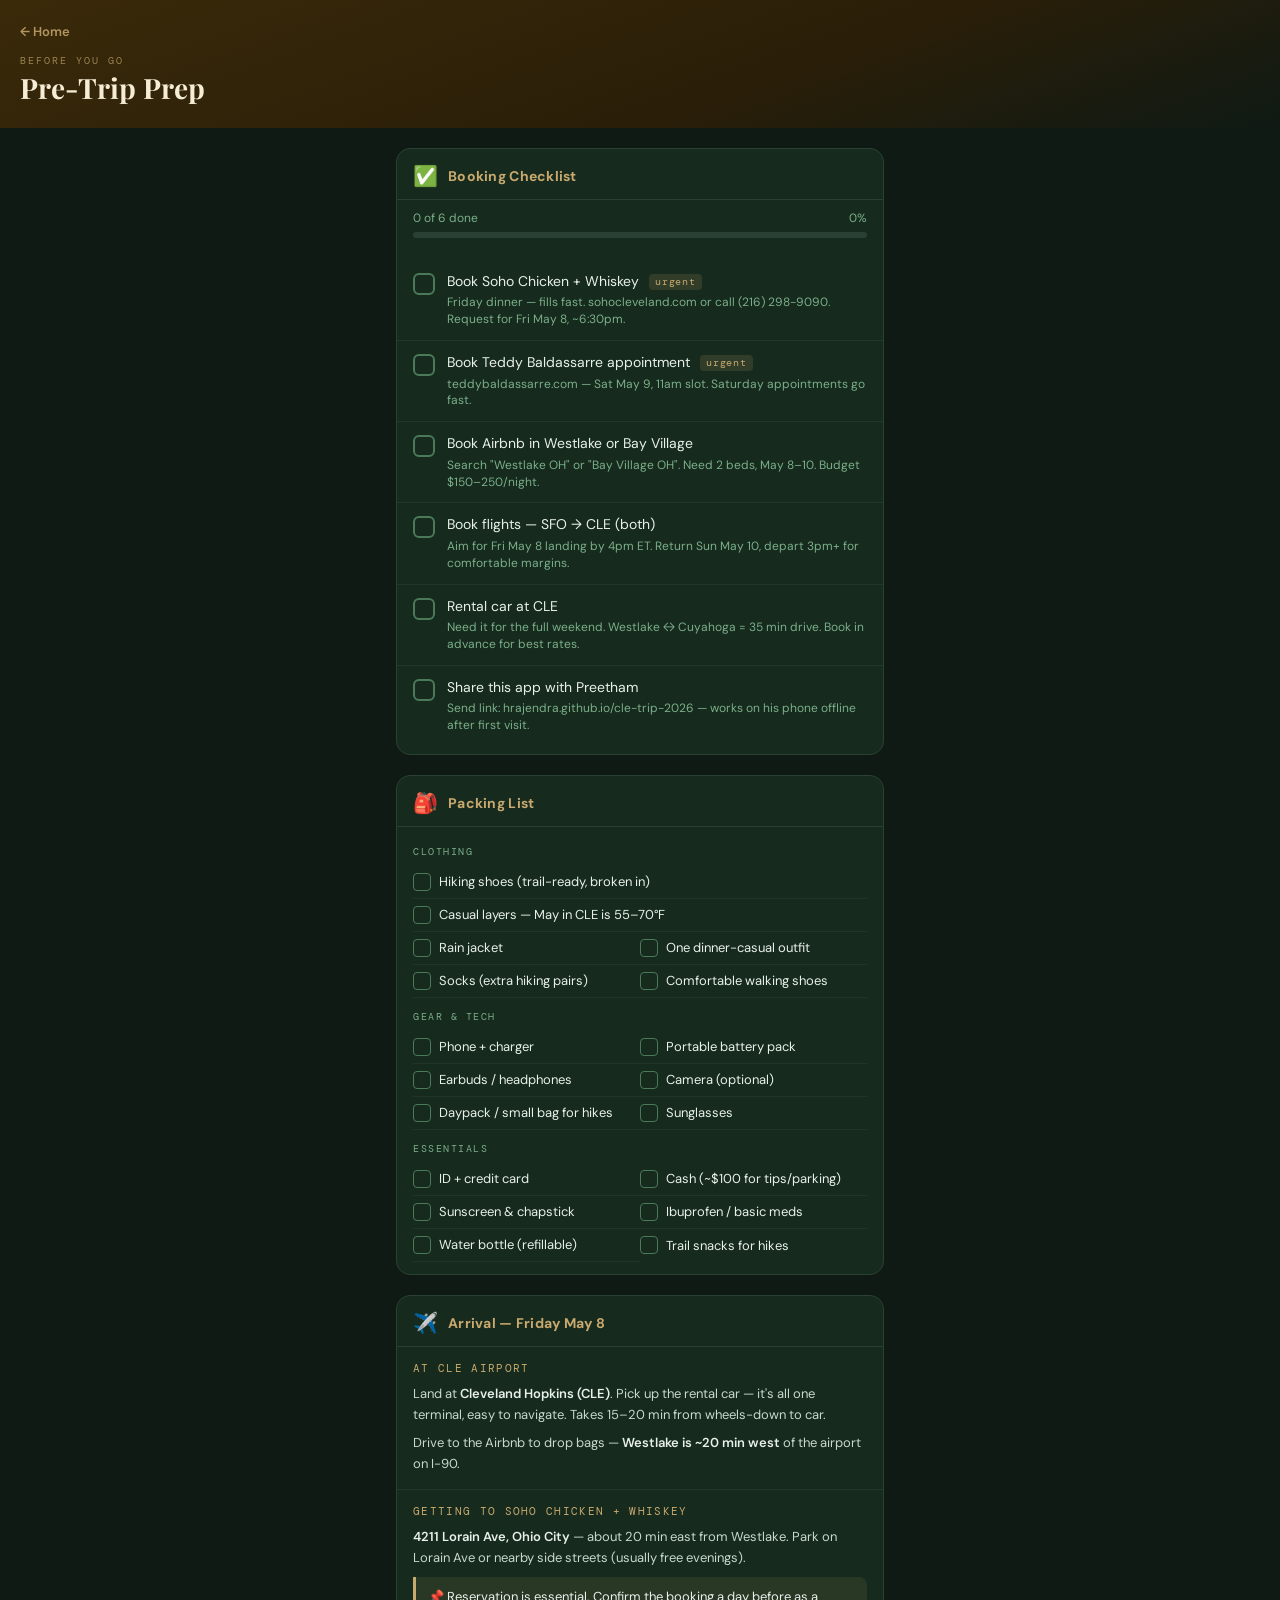
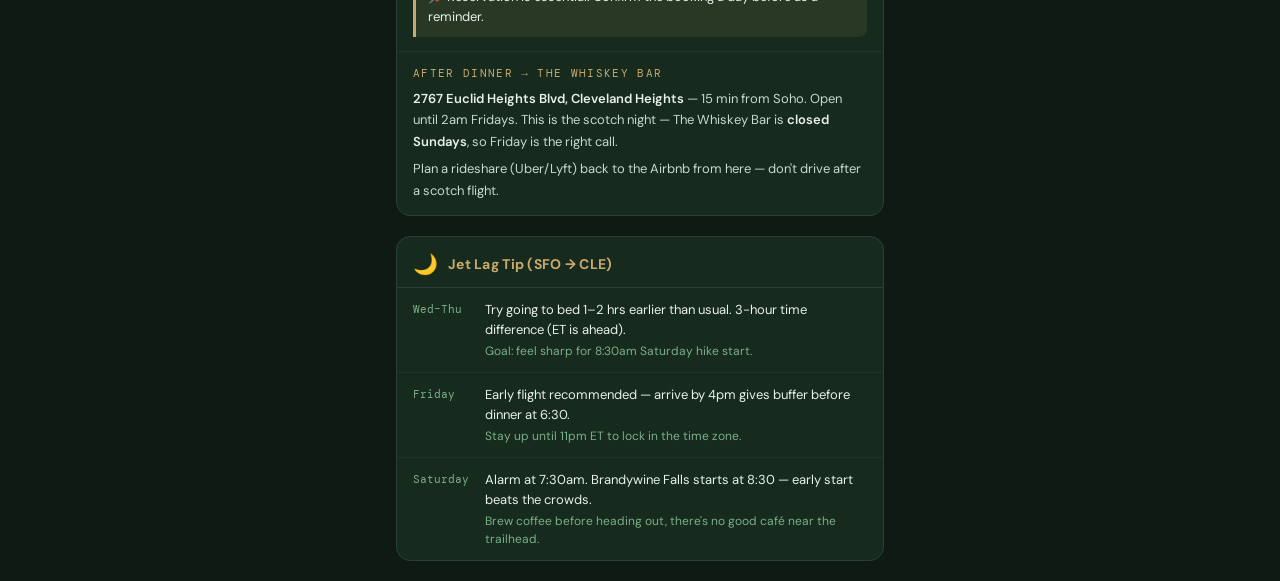
<file: prep.html>
<!DOCTYPE html>
<html lang="en">
<head>
<meta charset="UTF-8">
<meta name="viewport" content="width=device-width, initial-scale=1.0, viewport-fit=cover">
<title>Pre-Trip Prep · CLE 2026</title>
<link rel="manifest" href="manifest.json">
<meta name="theme-color" content="#2D5A3D">
<meta name="apple-mobile-web-app-capable" content="yes">
<meta name="apple-mobile-web-app-status-bar-style" content="black-translucent">
<link rel="preconnect" href="https://fonts.googleapis.com">
<link rel="preconnect" href="https://fonts.gstatic.com" crossorigin>
<link href="https://fonts.googleapis.com/css2?family=Playfair+Display:ital,wght@0,700;1,400&family=DM+Sans:wght@400;500;600&family=DM+Mono:wght@400;500&display=swap" rel="stylesheet">
<style>
* { box-sizing: border-box; margin: 0; padding: 0; -webkit-tap-highlight-color: transparent; }
body { font-family: 'DM Sans', sans-serif; background: #0F1A14; color: #E8F0EB; min-height: 100vh; padding-bottom: env(safe-area-inset-bottom, 32px); }

.header {
  background: linear-gradient(160deg, #3A2A0A 0%, #2A1E08 60%, #0F1A14 100%);
  padding: 20px 20px 24px;
  padding-top: max(20px, calc(16px + env(safe-area-inset-top)));
}
.back { display: inline-flex; align-items: center; gap: 6px; color: #C8A96E; font-size: 13px; font-weight: 600; text-decoration: none; margin-bottom: 14px; opacity: 0.85; }
.back:active { opacity: 0.6; }
.page-label { font-family: 'DM Mono', monospace; font-size: 10px; letter-spacing: 0.2em; text-transform: uppercase; color: #C8A96E; opacity: 0.7; margin-bottom: 6px; }
.page-title { font-family: 'Playfair Display', serif; font-size: 28px; font-weight: 700; color: #F5EDD5; line-height: 1.1; }

.content { padding: 20px 16px; max-width: 520px; margin: 0 auto; display: flex; flex-direction: column; gap: 20px; }

.section { background: #162A1D; border: 1px solid #2A4035; border-radius: 14px; overflow: hidden; }
.section-header { padding: 14px 16px 10px; border-bottom: 1px solid #2A4035; display: flex; align-items: center; gap: 10px; }
.section-icon { font-size: 20px; }
.section-title { font-size: 14px; font-weight: 700; color: #C8A96E; letter-spacing: 0.02em; }

/* CHECKLIST */
.checklist { padding: 8px 0; }
.check-item {
  display: flex; align-items: flex-start; gap: 12px;
  padding: 12px 16px; border-bottom: 1px solid rgba(42,64,53,0.6); cursor: pointer;
  transition: background 0.1s;
}
.check-item:last-child { border-bottom: none; }
.check-item:active { background: rgba(255,255,255,0.03); }
.check-box {
  width: 22px; height: 22px; border-radius: 6px;
  border: 2px solid #4A7A5A; flex-shrink: 0; margin-top: 1px;
  display: flex; align-items: center; justify-content: center;
  transition: background 0.15s, border-color 0.15s;
}
.check-box.done { background: #2D5A3D; border-color: #7BAF8A; }
.check-box.done::after { content: '✓'; color: #A8D5B5; font-size: 13px; font-weight: 700; }
.check-label { flex: 1; }
.check-main { font-size: 14px; color: #E8F0EB; line-height: 1.4; }
.check-main.done { text-decoration: line-through; opacity: 0.45; }
.check-sub { font-size: 12px; color: #7BAF8A; margin-top: 3px; line-height: 1.4; }
.check-urgent { display: inline-block; background: rgba(200,169,110,0.15); color: #C8A96E; font-family: 'DM Mono', monospace; font-size: 10px; letter-spacing: 0.08em; padding: 1px 6px; border-radius: 4px; margin-left: 6px; vertical-align: middle; }

/* PACKING */
.pack-grid { padding: 12px 16px; display: grid; grid-template-columns: 1fr 1fr; gap: 0; }
.pack-col-title { font-family: 'DM Mono', monospace; font-size: 10px; letter-spacing: 0.15em; text-transform: uppercase; color: #7BAF8A; padding: 6px 0 8px; grid-column: span 1; }
.pack-item { display: flex; align-items: center; gap: 8px; padding: 7px 0; border-bottom: 1px solid rgba(42,64,53,0.5); font-size: 13px; color: #E8F0EB; cursor: pointer; }
.pack-item:last-of-type { border-bottom: none; }
.pack-check { width: 18px; height: 18px; border-radius: 4px; border: 1.5px solid #4A7A5A; flex-shrink: 0; display: flex; align-items: center; justify-content: center; transition: background 0.15s; }
.pack-check.done { background: #2D5A3D; border-color: #7BAF8A; }
.pack-check.done::after { content: '✓'; color: #A8D5B5; font-size: 11px; font-weight: 700; }
.pack-text.done { text-decoration: line-through; opacity: 0.4; }
.pack-full { grid-column: span 2; }

/* INFO BLOCKS */
.info-block { padding: 14px 16px; border-bottom: 1px solid rgba(42,64,53,0.6); }
.info-block:last-child { border-bottom: none; }
.info-block-title { font-family: 'DM Mono', monospace; font-size: 11px; letter-spacing: 0.12em; text-transform: uppercase; color: #C8A96E; margin-bottom: 8px; }
.info-block p { font-size: 13px; color: #C8D8CE; line-height: 1.65; margin-bottom: 6px; }
.info-block p:last-child { margin-bottom: 0; }
.info-block strong { color: #E8F0EB; font-weight: 600; }
.info-block a { color: #A8D5B5; text-decoration: none; }
.highlight { background: rgba(200,169,110,0.1); border-left: 3px solid #C8A96E; border-radius: 0 8px 8px 0; padding: 10px 12px; margin-top: 8px; font-size: 13px; color: #E8F0EB; line-height: 1.55; }

/* SLEEP SCHEDULE */
.sleep-row { display: flex; align-items: flex-start; gap: 12px; padding: 12px 16px; border-bottom: 1px solid rgba(42,64,53,0.5); }
.sleep-row:last-child { border-bottom: none; }
.sleep-day { font-family: 'DM Mono', monospace; font-size: 11px; color: #7BAF8A; min-width: 60px; padding-top: 2px; }
.sleep-detail { font-size: 13px; color: #E8F0EB; line-height: 1.5; }
.sleep-tip { font-size: 12px; color: #7BAF8A; margin-top: 3px; }

/* PROGRESS */
.progress-bar-wrap { padding: 10px 16px 14px; }
.progress-label { display: flex; justify-content: space-between; font-size: 12px; color: #7BAF8A; margin-bottom: 6px; }
.progress-bar { height: 6px; background: #2A4035; border-radius: 3px; overflow: hidden; }
.progress-fill { height: 100%; background: linear-gradient(90deg, #2D5A3D, #A8D5B5); border-radius: 3px; transition: width 0.4s ease; }
</style>
</head>
<body>

<div class="header">
  <a href="index.html" class="back">← Home</a>
  <div class="page-label">Before You Go</div>
  <h1 class="page-title">Pre-Trip Prep</h1>
</div>

<div class="content">

  <!-- BOOKING CHECKLIST -->
  <div class="section">
    <div class="section-header">
      <span class="section-icon">✅</span>
      <span class="section-title">Booking Checklist</span>
    </div>
    <div class="progress-bar-wrap">
      <div class="progress-label"><span id="prog-label">0 of 6 done</span><span id="prog-pct">0%</span></div>
      <div class="progress-bar"><div class="progress-fill" id="prog-fill" style="width:0%"></div></div>
    </div>
    <div class="checklist" id="checklist">
      <div class="check-item" data-id="soho" onclick="toggle(this)">
        <div class="check-box" id="box-soho"></div>
        <div class="check-label">
          <div class="check-main" id="lbl-soho">Book Soho Chicken + Whiskey <span class="check-urgent">urgent</span></div>
          <div class="check-sub">Friday dinner — fills fast. sohocleveland.com or call (216) 298-9090. Request for Fri May 8, ~6:30pm.</div>
        </div>
      </div>
      <div class="check-item" data-id="teddy" onclick="toggle(this)">
        <div class="check-box" id="box-teddy"></div>
        <div class="check-label">
          <div class="check-main" id="lbl-teddy">Book Teddy Baldassarre appointment <span class="check-urgent">urgent</span></div>
          <div class="check-sub">teddybaldassarre.com — Sat May 9, 11am slot. Saturday appointments go fast.</div>
        </div>
      </div>
      <div class="check-item" data-id="airbnb" onclick="toggle(this)">
        <div class="check-box" id="box-airbnb"></div>
        <div class="check-label">
          <div class="check-main" id="lbl-airbnb">Book Airbnb in Westlake or Bay Village</div>
          <div class="check-sub">Search "Westlake OH" or "Bay Village OH". Need 2 beds, May 8–10. Budget $150–250/night.</div>
        </div>
      </div>
      <div class="check-item" data-id="flights" onclick="toggle(this)">
        <div class="check-box" id="box-flights"></div>
        <div class="check-label">
          <div class="check-main" id="lbl-flights">Book flights — SFO → CLE (both)</div>
          <div class="check-sub">Aim for Fri May 8 landing by 4pm ET. Return Sun May 10, depart 3pm+ for comfortable margins.</div>
        </div>
      </div>
      <div class="check-item" data-id="car" onclick="toggle(this)">
        <div class="check-box" id="box-car"></div>
        <div class="check-label">
          <div class="check-main" id="lbl-car">Rental car at CLE</div>
          <div class="check-sub">Need it for the full weekend. Westlake ↔ Cuyahoga = 35 min drive. Book in advance for best rates.</div>
        </div>
      </div>
      <div class="check-item" data-id="share" onclick="toggle(this)">
        <div class="check-box" id="box-share"></div>
        <div class="check-label">
          <div class="check-main" id="lbl-share">Share this app with Preetham</div>
          <div class="check-sub">Send link: hrajendra.github.io/cle-trip-2026 — works on his phone offline after first visit.</div>
        </div>
      </div>
    </div>
  </div>

  <!-- PACKING LIST -->
  <div class="section">
    <div class="section-header">
      <span class="section-icon">🎒</span>
      <span class="section-title">Packing List</span>
    </div>
    <div class="pack-grid" id="packlist">
      <div class="pack-col-title" style="grid-column:span 2">Clothing</div>
      <div class="pack-item pack-full" data-pid="p0" onclick="ptoggle(this)"><div class="pack-check" id="pc-p0"></div><span class="pack-text" id="pt-p0">Hiking shoes (trail-ready, broken in)</span></div>
      <div class="pack-item pack-full" data-pid="p1" onclick="ptoggle(this)"><div class="pack-check" id="pc-p1"></div><span class="pack-text" id="pt-p1">Casual layers — May in CLE is 55–70°F</span></div>
      <div class="pack-item" data-pid="p2" onclick="ptoggle(this)"><div class="pack-check" id="pc-p2"></div><span class="pack-text" id="pt-p2">Rain jacket</span></div>
      <div class="pack-item" data-pid="p3" onclick="ptoggle(this)"><div class="pack-check" id="pc-p3"></div><span class="pack-text" id="pt-p3">One dinner-casual outfit</span></div>
      <div class="pack-item" data-pid="p4" onclick="ptoggle(this)"><div class="pack-check" id="pc-p4"></div><span class="pack-text" id="pt-p4">Socks (extra hiking pairs)</span></div>
      <div class="pack-item" data-pid="p5" onclick="ptoggle(this)"><div class="pack-check" id="pc-p5"></div><span class="pack-text" id="pt-p5">Comfortable walking shoes</span></div>

      <div class="pack-col-title" style="grid-column:span 2; padding-top: 12px;">Gear & Tech</div>
      <div class="pack-item" data-pid="p6" onclick="ptoggle(this)"><div class="pack-check" id="pc-p6"></div><span class="pack-text" id="pt-p6">Phone + charger</span></div>
      <div class="pack-item" data-pid="p7" onclick="ptoggle(this)"><div class="pack-check" id="pc-p7"></div><span class="pack-text" id="pt-p7">Portable battery pack</span></div>
      <div class="pack-item" data-pid="p8" onclick="ptoggle(this)"><div class="pack-check" id="pc-p8"></div><span class="pack-text" id="pt-p8">Earbuds / headphones</span></div>
      <div class="pack-item" data-pid="p9" onclick="ptoggle(this)"><div class="pack-check" id="pc-p9"></div><span class="pack-text" id="pt-p9">Camera (optional)</span></div>
      <div class="pack-item" data-pid="p10" onclick="ptoggle(this)"><div class="pack-check" id="pc-p10"></div><span class="pack-text" id="pt-p10">Daypack / small bag for hikes</span></div>
      <div class="pack-item" data-pid="p11" onclick="ptoggle(this)"><div class="pack-check" id="pc-p11"></div><span class="pack-text" id="pt-p11">Sunglasses</span></div>

      <div class="pack-col-title" style="grid-column:span 2; padding-top: 12px;">Essentials</div>
      <div class="pack-item" data-pid="p12" onclick="ptoggle(this)"><div class="pack-check" id="pc-p12"></div><span class="pack-text" id="pt-p12">ID + credit card</span></div>
      <div class="pack-item" data-pid="p13" onclick="ptoggle(this)"><div class="pack-check" id="pc-p13"></div><span class="pack-text" id="pt-p13">Cash (~$100 for tips/parking)</span></div>
      <div class="pack-item" data-pid="p14" onclick="ptoggle(this)"><div class="pack-check" id="pc-p14"></div><span class="pack-text" id="pt-p14">Sunscreen & chapstick</span></div>
      <div class="pack-item" data-pid="p15" onclick="ptoggle(this)"><div class="pack-check" id="pc-p15"></div><span class="pack-text" id="pt-p15">Ibuprofen / basic meds</span></div>
      <div class="pack-item" data-pid="p16" onclick="ptoggle(this)"><div class="pack-check" id="pc-p16"></div><span class="pack-text" id="pt-p16">Water bottle (refillable)</span></div>
      <div class="pack-item" data-pid="p17" onclick="ptoggle(this)"><div class="pack-check" id="pc-p17"></div><span class="pack-text" id="pt-p17">Trail snacks for hikes</span></div>
    </div>
  </div>

  <!-- ARRIVAL INSTRUCTIONS -->
  <div class="section">
    <div class="section-header">
      <span class="section-icon">✈️</span>
      <span class="section-title">Arrival — Friday May 8</span>
    </div>
    <div class="info-block">
      <div class="info-block-title">At CLE Airport</div>
      <p>Land at <strong>Cleveland Hopkins (CLE)</strong>. Pick up the rental car — it's all one terminal, easy to navigate. Takes 15–20 min from wheels-down to car.</p>
      <p>Drive to the Airbnb to drop bags — <strong>Westlake is ~20 min west</strong> of the airport on I-90.</p>
    </div>
    <div class="info-block">
      <div class="info-block-title">Getting to Soho Chicken + Whiskey</div>
      <p><strong>4211 Lorain Ave, Ohio City</strong> — about 20 min east from Westlake. Park on Lorain Ave or nearby side streets (usually free evenings).</p>
      <div class="highlight">📌 Reservation is essential. Confirm the booking a day before as a reminder.</div>
    </div>
    <div class="info-block">
      <div class="info-block-title">After Dinner → The Whiskey Bar</div>
      <p><strong>2767 Euclid Heights Blvd, Cleveland Heights</strong> — 15 min from Soho. Open until 2am Fridays. This is the scotch night — The Whiskey Bar is <strong>closed Sundays</strong>, so Friday is the right call.</p>
      <p>Plan a rideshare (Uber/Lyft) back to the Airbnb from here — don't drive after a scotch flight.</p>
    </div>
  </div>

  <!-- SLEEP SHIFT (optional, for jet lag) -->
  <div class="section">
    <div class="section-header">
      <span class="section-icon">🌙</span>
      <span class="section-title">Jet Lag Tip (SFO → CLE)</span>
    </div>
    <div class="sleep-row">
      <div class="sleep-day">Wed–Thu</div>
      <div class="sleep-detail">
        Try going to bed 1–2 hrs earlier than usual. 3-hour time difference (ET is ahead).
        <div class="sleep-tip">Goal: feel sharp for 8:30am Saturday hike start.</div>
      </div>
    </div>
    <div class="sleep-row">
      <div class="sleep-day">Friday</div>
      <div class="sleep-detail">
        Early flight recommended — arrive by 4pm gives buffer before dinner at 6:30.
        <div class="sleep-tip">Stay up until 11pm ET to lock in the time zone.</div>
      </div>
    </div>
    <div class="sleep-row">
      <div class="sleep-day">Saturday</div>
      <div class="sleep-detail">
        Alarm at 7:30am. Brandywine Falls starts at 8:30 — early start beats the crowds.
        <div class="sleep-tip">Brew coffee before heading out, there's no good café near the trailhead.</div>
      </div>
    </div>
  </div>

</div>

<script>
// Checklist persistence
const CHECKS = ['soho','teddy','airbnb','flights','car','share'];
const PCHECKS = Array.from({length:18}, (_,i) => 'p'+i);

function loadState() {
  try { return JSON.parse(localStorage.getItem('cle-prep') || '{}'); } catch(e) { return {}; }
}
function saveState(state) {
  try { localStorage.setItem('cle-prep', JSON.stringify(state)); } catch(e) {}
}

let state = loadState();

function toggle(el) {
  const id = el.dataset.id;
  state[id] = !state[id];
  saveState(state);
  render();
}
function ptoggle(el) {
  const id = el.dataset.pid;
  state[id] = !state[id];
  saveState(state);
  prender();
}

function render() {
  let done = 0;
  CHECKS.forEach(id => {
    const box = document.getElementById('box-'+id);
    const lbl = document.getElementById('lbl-'+id);
    if (!box) return;
    if (state[id]) { box.classList.add('done'); lbl.classList.add('done'); done++; }
    else { box.classList.remove('done'); lbl.classList.remove('done'); }
  });
  const pct = Math.round(done/CHECKS.length*100);
  document.getElementById('prog-fill').style.width = pct+'%';
  document.getElementById('prog-label').textContent = done+' of '+CHECKS.length+' done';
  document.getElementById('prog-pct').textContent = pct+'%';
}

function prender() {
  PCHECKS.forEach(id => {
    const pc = document.getElementById('pc-'+id);
    const pt = document.getElementById('pt-'+id);
    if (!pc) return;
    if (state[id]) { pc.classList.add('done'); pt.classList.add('done'); }
    else { pc.classList.remove('done'); pt.classList.remove('done'); }
  });
}

render();
prender();
</script>
</body>
</html>
</file>
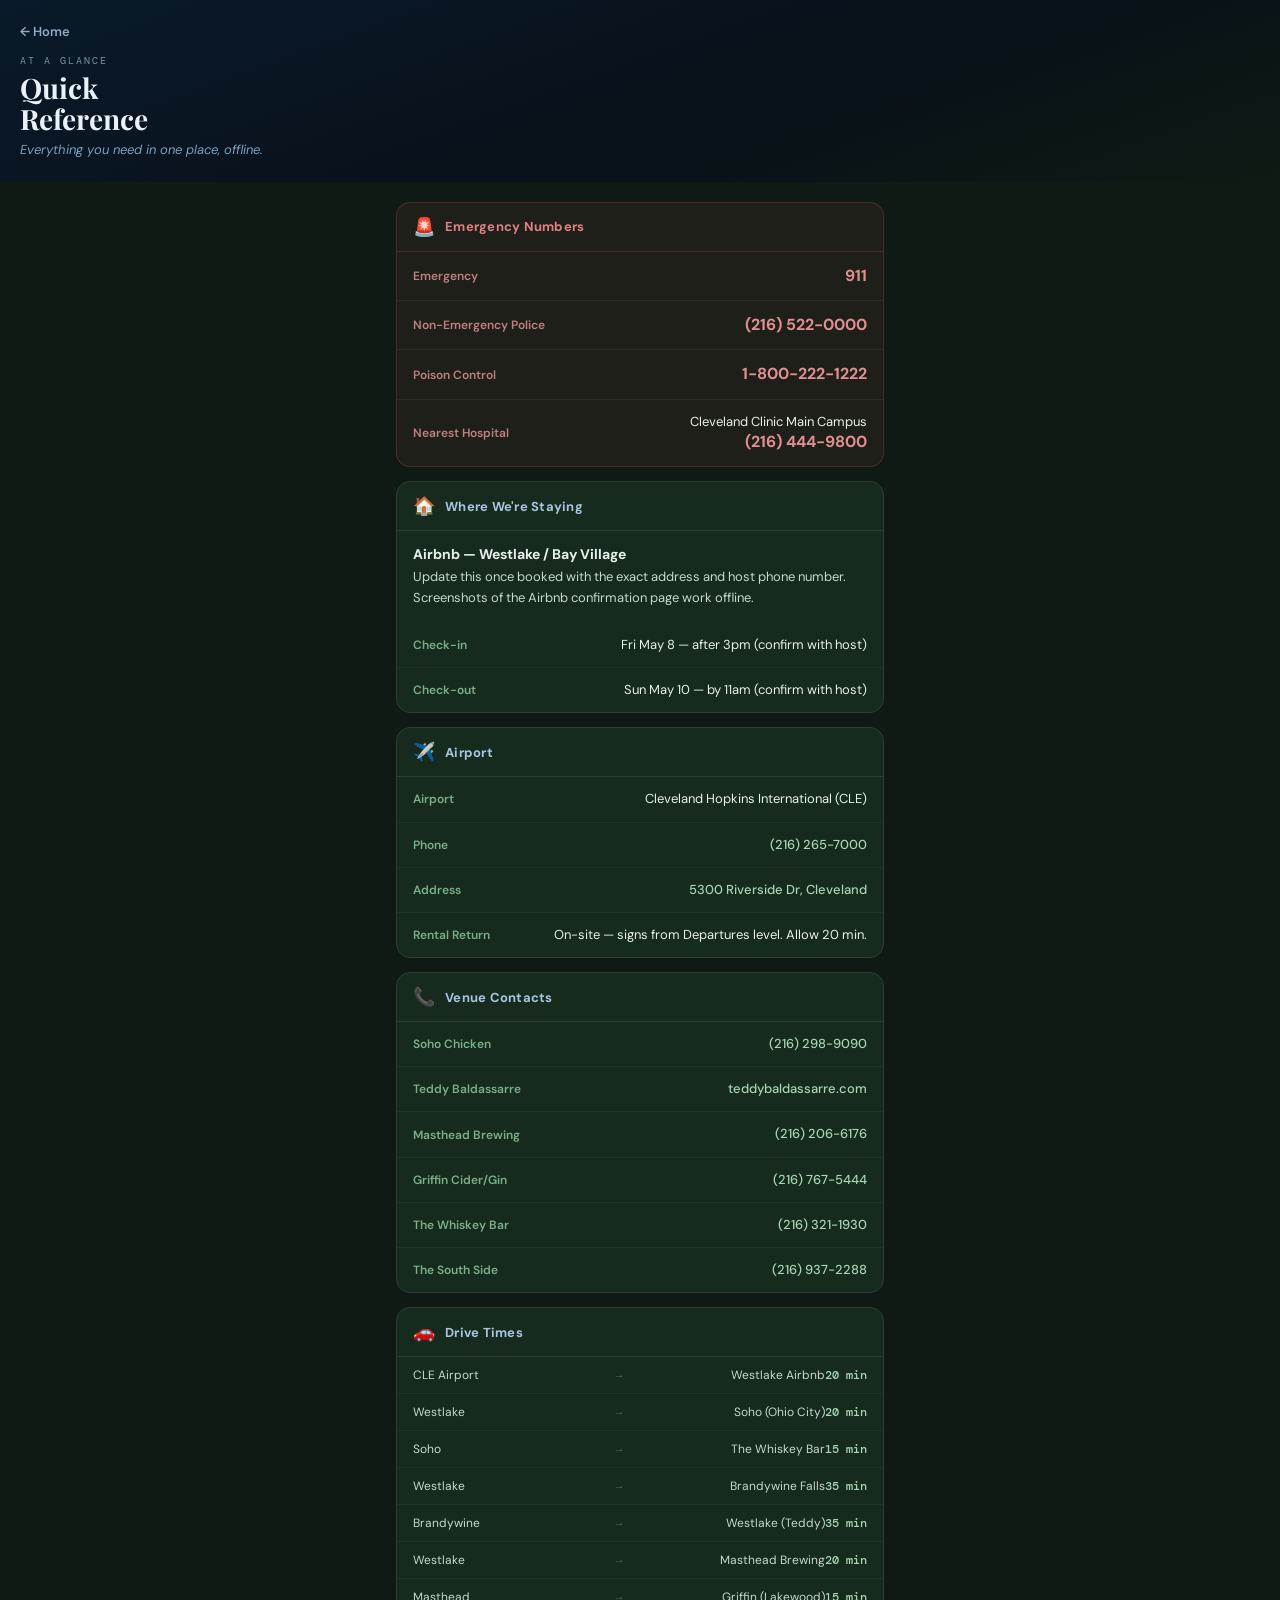
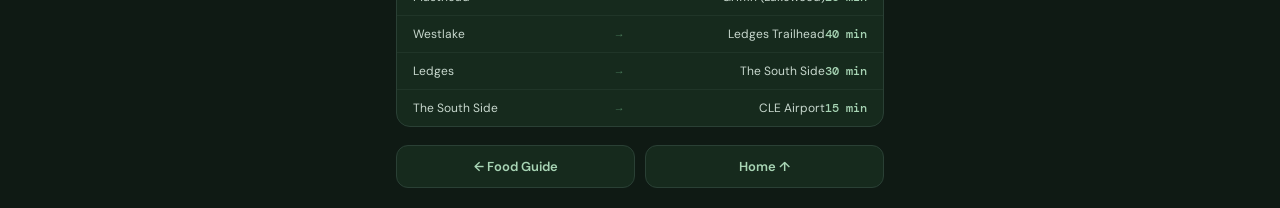
<file: ref.html>
<!DOCTYPE html>
<html lang="en">
<head>
<meta charset="UTF-8">
<meta name="viewport" content="width=device-width, initial-scale=1.0, viewport-fit=cover">
<title>Quick Reference · CLE 2026</title>
<link rel="manifest" href="manifest.json">
<meta name="theme-color" content="#2D5A3D">
<meta name="apple-mobile-web-app-capable" content="yes">
<meta name="apple-mobile-web-app-status-bar-style" content="black-translucent">
<link rel="preconnect" href="https://fonts.googleapis.com">
<link rel="preconnect" href="https://fonts.gstatic.com" crossorigin>
<link href="https://fonts.googleapis.com/css2?family=Playfair+Display:ital,wght@0,700;1,400&family=DM+Sans:wght@400;500;600&family=DM+Mono:wght@400;500&display=swap" rel="stylesheet">
<style>
* { box-sizing: border-box; margin: 0; padding: 0; -webkit-tap-highlight-color: transparent; }
body { font-family: 'DM Sans', sans-serif; background: #0F1A14; color: #E8F0EB; min-height: 100vh; padding-bottom: env(safe-area-inset-bottom, 32px); }

.header {
  background: linear-gradient(160deg, #0A1A2A 0%, #081018 60%, #0F1A14 100%);
  padding: 20px 20px 24px;
  padding-top: max(20px, calc(16px + env(safe-area-inset-top)));
}
.back { display: inline-flex; align-items: center; gap: 6px; color: #A8C5DF; font-size: 13px; font-weight: 600; text-decoration: none; margin-bottom: 14px; opacity: 0.85; }
.page-label { font-family: 'DM Mono', monospace; font-size: 10px; letter-spacing: 0.2em; text-transform: uppercase; color: #A8C5DF; opacity: 0.7; margin-bottom: 6px; }
.page-title { font-family: 'Playfair Display', serif; font-size: 28px; font-weight: 700; color: #EAF2F8; line-height: 1.1; }
.page-sub { font-size: 13px; color: #7A9FBF; margin-top: 6px; font-style: italic; }

.content { padding: 20px 16px; max-width: 520px; margin: 0 auto; display: flex; flex-direction: column; gap: 14px; }

.ref-section { background: #162A1D; border: 1px solid #2A4035; border-radius: 14px; overflow: hidden; }
.ref-header { padding: 12px 16px; border-bottom: 1px solid #2A4035; display: flex; align-items: center; gap: 10px; }
.ref-icon { font-size: 18px; }
.ref-title { font-size: 13px; font-weight: 700; color: #A8C5DF; letter-spacing: 0.02em; }

.ref-row { display: flex; align-items: center; justify-content: space-between; padding: 13px 16px; border-bottom: 1px solid rgba(42,64,53,0.5); gap: 12px; }
.ref-row:last-child { border-bottom: none; }
.ref-label { font-size: 12px; font-weight: 600; color: #7BAF8A; min-width: 110px; }
.ref-val { font-size: 13px; color: #E8F0EB; text-align: right; line-height: 1.4; }
.ref-val a { color: #A8D5B5; text-decoration: none; font-weight: 500; }
.ref-val a:active { opacity: 0.7; }

/* EMERGENCY SECTION — stands out */
.emergency { background: rgba(224,100,100,0.08); border: 1px solid rgba(224,100,100,0.2); border-radius: 14px; overflow: hidden; }
.emergency .ref-header { border-bottom-color: rgba(224,100,100,0.2); }
.emergency .ref-title { color: #E08080; }
.emergency .ref-label { color: #BF8080; }
.emergency .ref-val a { color: #E09090; font-size: 16px; font-weight: 700; }

/* ADDRESS BLOCK */
.addr-block { padding: 14px 16px; }
.addr-name { font-size: 14px; font-weight: 700; color: #E8F0EB; margin-bottom: 4px; }
.addr-text { font-size: 13px; color: #C8D8CE; line-height: 1.6; }
.addr-text a { color: #A8D5B5; text-decoration: none; }

/* DRIVE TIMES */
.drive-row { display: flex; align-items: center; gap: 0; padding: 10px 16px; border-bottom: 1px solid rgba(42,64,53,0.5); }
.drive-row:last-child { border-bottom: none; }
.drive-from { font-size: 12px; color: #C8D8CE; flex: 1; }
.drive-arrow { font-family: 'DM Mono', monospace; font-size: 11px; color: #4A7A5A; padding: 0 8px; }
.drive-to { font-size: 12px; color: #C8D8CE; flex: 1; text-align: right; }
.drive-time { font-family: 'DM Mono', monospace; font-size: 12px; color: #A8D5B5; min-width: 40px; text-align: right; font-weight: 500; }

.nav-row { display: grid; grid-template-columns: 1fr 1fr; gap: 10px; margin-top: 4px; }
.nav-btn { display: flex; align-items: center; justify-content: center; gap: 6px; padding: 12px; background: #162A1D; border: 1px solid #2A4035; border-radius: 12px; text-decoration: none; font-size: 13px; font-weight: 600; color: #A8D5B5; }
.nav-btn:active { background: #1E3A27; }
</style>
</head>
<body>

<div class="header">
  <a href="index.html" class="back">← Home</a>
  <div class="page-label">At a Glance</div>
  <h1 class="page-title">Quick<br>Reference</h1>
  <p class="page-sub">Everything you need in one place, offline.</p>
</div>

<div class="content">

  <!-- EMERGENCY -->
  <div class="ref-section emergency">
    <div class="ref-header">
      <span class="ref-icon">🚨</span>
      <span class="ref-title">Emergency Numbers</span>
    </div>
    <div class="ref-row">
      <div class="ref-label">Emergency</div>
      <div class="ref-val"><a href="tel:911">911</a></div>
    </div>
    <div class="ref-row">
      <div class="ref-label">Non-Emergency Police</div>
      <div class="ref-val"><a href="tel:+12165220000">(216) 522-0000</a></div>
    </div>
    <div class="ref-row">
      <div class="ref-label">Poison Control</div>
      <div class="ref-val"><a href="tel:18002221222">1-800-222-1222</a></div>
    </div>
    <div class="ref-row">
      <div class="ref-label">Nearest Hospital</div>
      <div class="ref-val">Cleveland Clinic Main Campus<br><a href="tel:+12164449800">(216) 444-9800</a></div>
    </div>
  </div>

  <!-- STAY -->
  <div class="ref-section">
    <div class="ref-header">
      <span class="ref-icon">🏠</span>
      <span class="ref-title">Where We're Staying</span>
    </div>
    <div class="addr-block">
      <div class="addr-name">Airbnb — Westlake / Bay Village</div>
      <div class="addr-text">Update this once booked with the exact address and host phone number. Screenshots of the Airbnb confirmation page work offline.</div>
    </div>
    <div class="ref-row">
      <div class="ref-label">Check-in</div>
      <div class="ref-val">Fri May 8 — after 3pm (confirm with host)</div>
    </div>
    <div class="ref-row">
      <div class="ref-label">Check-out</div>
      <div class="ref-val">Sun May 10 — by 11am (confirm with host)</div>
    </div>
  </div>

  <!-- AIRPORT -->
  <div class="ref-section">
    <div class="ref-header">
      <span class="ref-icon">✈️</span>
      <span class="ref-title">Airport</span>
    </div>
    <div class="ref-row">
      <div class="ref-label">Airport</div>
      <div class="ref-val">Cleveland Hopkins International (CLE)</div>
    </div>
    <div class="ref-row">
      <div class="ref-label">Phone</div>
      <div class="ref-val"><a href="tel:+12162657000">(216) 265-7000</a></div>
    </div>
    <div class="ref-row">
      <div class="ref-label">Address</div>
      <div class="ref-val"><a href="https://maps.google.com/?q=5300+Riverside+Dr+Cleveland+OH+44135" target="_blank">5300 Riverside Dr, Cleveland</a></div>
    </div>
    <div class="ref-row">
      <div class="ref-label">Rental Return</div>
      <div class="ref-val">On-site — signs from Departures level. Allow 20 min.</div>
    </div>
  </div>

  <!-- VENUE CONTACTS -->
  <div class="ref-section">
    <div class="ref-header">
      <span class="ref-icon">📞</span>
      <span class="ref-title">Venue Contacts</span>
    </div>
    <div class="ref-row">
      <div class="ref-label">Soho Chicken</div>
      <div class="ref-val"><a href="tel:+12162989090">(216) 298-9090</a></div>
    </div>
    <div class="ref-row">
      <div class="ref-label">Teddy Baldassarre</div>
      <div class="ref-val"><a href="https://teddybaldassarre.com" target="_blank">teddybaldassarre.com</a></div>
    </div>
    <div class="ref-row">
      <div class="ref-label">Masthead Brewing</div>
      <div class="ref-val"><a href="tel:+12162066176">(216) 206-6176</a></div>
    </div>
    <div class="ref-row">
      <div class="ref-label">Griffin Cider/Gin</div>
      <div class="ref-val"><a href="tel:+12167675444">(216) 767-5444</a></div>
    </div>
    <div class="ref-row">
      <div class="ref-label">The Whiskey Bar</div>
      <div class="ref-val"><a href="tel:+12163211930">(216) 321-1930</a></div>
    </div>
    <div class="ref-row">
      <div class="ref-label">The South Side</div>
      <div class="ref-val"><a href="tel:+12169372288">(216) 937-2288</a></div>
    </div>
  </div>

  <!-- DRIVE TIMES -->
  <div class="ref-section">
    <div class="ref-header">
      <span class="ref-icon">🚗</span>
      <span class="ref-title">Drive Times</span>
    </div>
    <div class="drive-row">
      <div class="drive-from">CLE Airport</div>
      <div class="drive-arrow">→</div>
      <div class="drive-to">Westlake Airbnb</div>
      <div class="drive-time">20 min</div>
    </div>
    <div class="drive-row">
      <div class="drive-from">Westlake</div>
      <div class="drive-arrow">→</div>
      <div class="drive-to">Soho (Ohio City)</div>
      <div class="drive-time">20 min</div>
    </div>
    <div class="drive-row">
      <div class="drive-from">Soho</div>
      <div class="drive-arrow">→</div>
      <div class="drive-to">The Whiskey Bar</div>
      <div class="drive-time">15 min</div>
    </div>
    <div class="drive-row">
      <div class="drive-from">Westlake</div>
      <div class="drive-arrow">→</div>
      <div class="drive-to">Brandywine Falls</div>
      <div class="drive-time">35 min</div>
    </div>
    <div class="drive-row">
      <div class="drive-from">Brandywine</div>
      <div class="drive-arrow">→</div>
      <div class="drive-to">Westlake (Teddy)</div>
      <div class="drive-time">35 min</div>
    </div>
    <div class="drive-row">
      <div class="drive-from">Westlake</div>
      <div class="drive-arrow">→</div>
      <div class="drive-to">Masthead Brewing</div>
      <div class="drive-time">20 min</div>
    </div>
    <div class="drive-row">
      <div class="drive-from">Masthead</div>
      <div class="drive-arrow">→</div>
      <div class="drive-to">Griffin (Lakewood)</div>
      <div class="drive-time">15 min</div>
    </div>
    <div class="drive-row">
      <div class="drive-from">Westlake</div>
      <div class="drive-arrow">→</div>
      <div class="drive-to">Ledges Trailhead</div>
      <div class="drive-time">40 min</div>
    </div>
    <div class="drive-row">
      <div class="drive-from">Ledges</div>
      <div class="drive-arrow">→</div>
      <div class="drive-to">The South Side</div>
      <div class="drive-time">30 min</div>
    </div>
    <div class="drive-row">
      <div class="drive-from">The South Side</div>
      <div class="drive-arrow">→</div>
      <div class="drive-to">CLE Airport</div>
      <div class="drive-time">15 min</div>
    </div>
  </div>

  <div class="nav-row">
    <a href="food.html" class="nav-btn">← Food Guide</a>
    <a href="index.html" class="nav-btn">Home ↑</a>
  </div>

</div>
</body>
</html>
</file>
